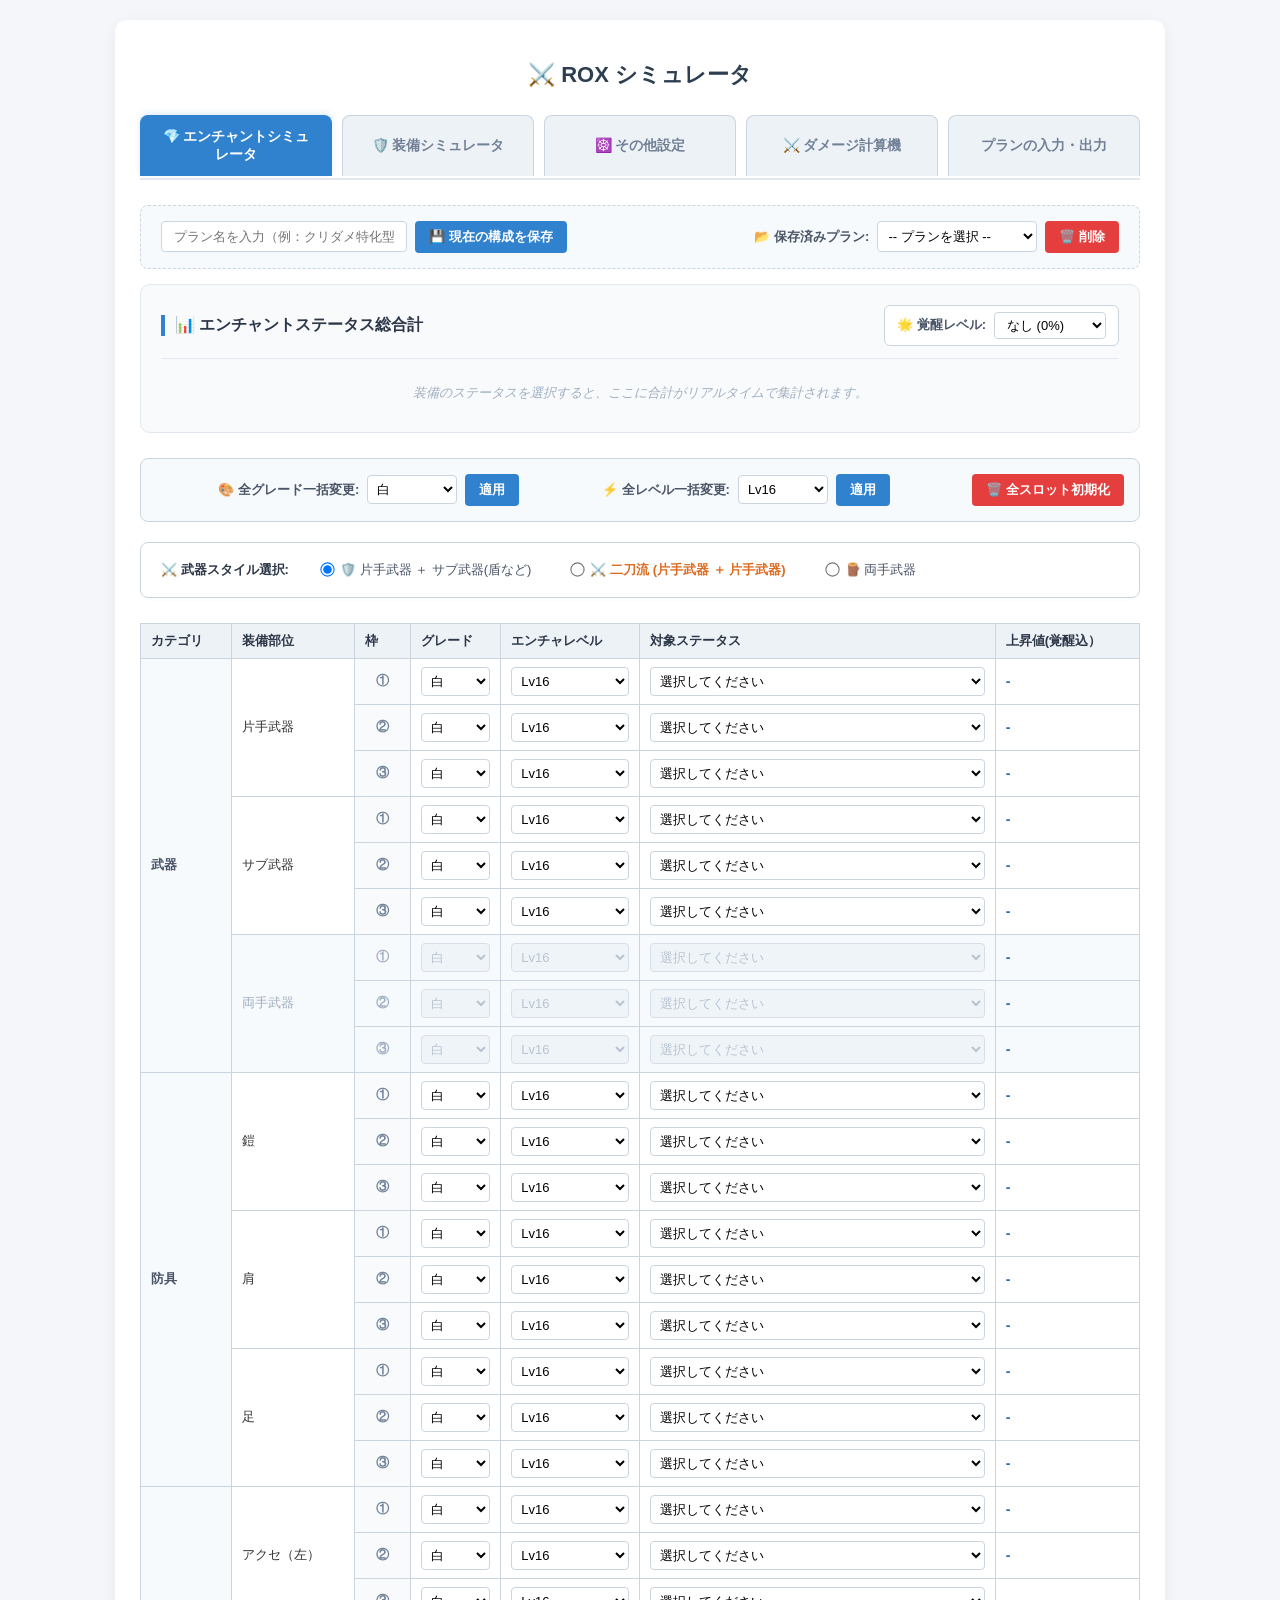
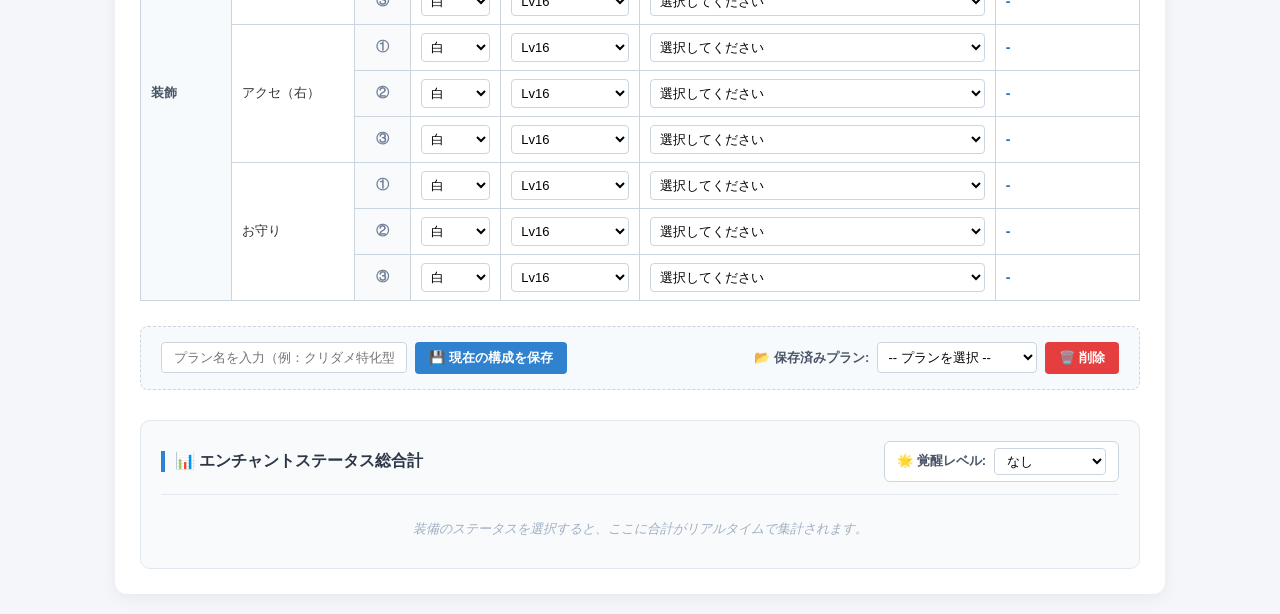
<file: index.html>
<!DOCTYPE html>
<html lang="ja">
<head>
    <meta charset="UTF-8">
    <meta name="robots" content="noindex, nofollow">
    <meta name="viewport" content="width=device-width, initial-scale=1.0">
    <title>ROX シミュレータ</title>
    <link rel="stylesheet" href="css/style.css">
</head>
<body>

<div class="simulator-wrapper">
    <h1>⚔️ ROX シミュレータ</h1>

    <div class="tab-navigation">
        <button id="tabBtnEnchant" class="tab-btn active-tab" onclick="switchTab('enchant')">💎 エンチャントシミュレータ</button>
        <button id="tabBtnEquipment" class="tab-btn" onclick="switchTab('equipment')">🛡️ 装備シミュレータ</button>
        <button id="tabBtnEtc" class="tab-btn" onclick="switchTab('etc')">☸️ その他設定</button>
        <button id="tabBtnDamage" class="tab-btn" onclick="switchTab('damage')">⚔️ ダメージ計算機</button>
        <button id="tabBtnPlanIO" class="tab-btn" onclick="switchTab('planIO')">プランの入力・出力</button>
    </div>
    
    <div id="tabContentEnchant" class="tab-pane active-pane">
    <!-- 🌟【上部用】プラン保存・読込コントロールパネル -->
    <div class="save-panel">
        <div class="panel-section">
            <input type="text" id="planNameInput_top" placeholder="プラン名を入力（例：クリダメ特化型）" oninput="syncSavePanelInputs('top')">
            <button class="btn btn-save" onclick="saveCurrentPlan('top')">💾 現在の構成を保存</button>
        </div>
        <div class="panel-section">
            <label for="savedPlansSelect_top">📂 保存済みプラン:</label>
            <select id="savedPlansSelect_top" onchange="loadSelectedPlan('top')">
                <option value="">-- プランを選択 --</option>
            </select>
            <button class="btn btn-delete" onclick="deleteSelectedPlan('top')">🗑️ 削除</button>
        </div>
    </div>

    <!-- 🌟【上部用】クイック覚醒設定コントロールバー  -->
    <div class="summary-container summary-top-margin">
        <div class="summary-header">
            <h2>📊 エンチャントステータス総合計</h2>
            <div class="awakening-box">
                <label for="awakeningLevel_top">🌟 覚醒レベル:</label>
                <select id="awakeningLevel_top" onchange="syncAwakeningLevel('top')">
                    <option value="0" selected>なし (0%)</option>
                    <option value="0.5">Lv10 (50%)</option>
                    <option value="0.6">Lv12 (60%)</option>
                    <option value="0.7">Lv14 (70%)</option>
                    <option value="0.8">Lv16 (80%)</option>
                    <option value="0.9">Lv18 (90%)</option>
                    <option value="1.0">Lv20 (100%)</option>
                </select>
            </div>
        </div>
        <!-- 💡 上部用の合計カードがリアルタイムに描画されるエリア -->
        <div id="totalSummary_top" class="summary-grid">
            <p class="no-data-text">装備のステータスを選択すると、ここに合計がリアルタイムで集計されます。</p>
        </div>
    </div>
    
    <div class="bulk-control-panel">
        <div class="bulk-section">
            <label for="bulkGrade">🎨 全グレード一括変更:</label>
            <select id="bulkGrade">
                <option value="白">白</option>
                <option value="青">青</option>
                <option value="紫">紫</option>
                <option value="橙">橙</option>
            </select>
            <button class="btn btn-save" onclick="applyBulkGrade()">適用</button>
        </div>
        <div class="bulk-section">
            <label for="bulkLevel">⚡ 全レベル一括変更:</label>
            <select id="bulkLevel">
                <option value="Lv16">Lv16</option>
                <option value="Lv17">Lv17</option>
                <option value="Lv18">Lv18</option>
                <option value="Lv19">Lv19</option>
                <option value="Lv20">Lv20</option>
            </select>
            <button class="btn btn-save" onclick="applyBulkLevel()">適用</button>
        </div>
        <div class="bulk-section">
            <button class="btn btn-delete" onclick="resetEnchantSimulator()">🗑️ 全スロット初期化</button>
        </div>
        
    </div>
    
    <div class="weapon-style-panel">
        <span class="panel-title">⚔️ 武器スタイル選択:</span>
        <div class="radio-group-row">
            <label class="style-toggle-label label-onehand">
                <input type="radio" id="weaponMode1" name="weaponMode" value="oneHand" checked onchange="toggleWeaponMode('enchant')"> 🛡️ 片手武器 ＋ サブ武器(盾など)
            </label>
            <label class="style-toggle-label label-dualwield">
                <input type="radio" id="weaponMode3" name="weaponMode" value="dualWield" onchange="toggleWeaponMode('enchant')"> ⚔️ 二刀流 (片手武器 ＋ 片手武器)
            </label>
            <label class="style-toggle-label label-twohand">
                <input type="radio" id="weaponMode2" name="weaponMode" value="twoHand" onchange="toggleWeaponMode('enchant')"> 🪵 両手武器
            </label>
        </div>
    </div>
    
    <table class="sim-table">
        <thead>
            <tr>
                <th>カテゴリ</th>
                <th>装備部位</th>
                <th>枠</th>
                <th>グレード</th>
                <th>エンチャレベル</th>
                <th>対象ステータス</th>
                <th>上昇値(覚醒込）</th>
            </tr>
        </thead>
        <tbody>
        <tbody>
            <!-- ==================== 武器セクション ==================== -->
            <!-- 片手武器 (1〜3) -->
            <tr id="row_oneHand_1">
                <td rowspan="9" class="cat-header">武器</td>
                <td rowspan="3">片手武器</td>
                <td class="slot-num">①</td>
                <td><select id="grade_oneHand_1" onchange="calculateAll()"></select></td>
                <td><select id="level_oneHand_1" onchange="calculateAll()"></select></td>
                <td><select id="status_oneHand_1" onchange="calculateAll()"></select></td>
                <td><span id="result_oneHand_1" class="val-text">-</span></td>
            </tr>
            <tr id="row_oneHand_2">
                <td class="slot-num">②</td>
                <td><select id="grade_oneHand_2" onchange="calculateAll()"></select></td>
                <td><select id="level_oneHand_2" onchange="calculateAll()"></select></td>
                <td><select id="status_oneHand_2" onchange="calculateAll()"></select></td>
                <td><span id="result_oneHand_2" class="val-text">-</span></td>
            </tr>
            <tr id="row_oneHand_3">
                <td class="slot-num">③</td>
                <td><select id="grade_oneHand_3" onchange="calculateAll()"></select></td>
                <td><select id="level_oneHand_3" onchange="calculateAll()"></select></td>
                <td><select id="status_oneHand_3" onchange="calculateAll()"></select></td>
                <td><span id="result_oneHand_3" class="val-text">-</span></td>
            </tr>

            <!-- サブ武器 (1〜3) -->
            <tr id="row_subWeapon_1">
                <td rowspan="3" id="subWeaponLabelCell">サブ武器</td>
                <td class="slot-num">①</td>
                <td><select id="grade_subWeapon_1" onchange="calculateAll()"></select></td>
                <td><select id="level_subWeapon_1" onchange="calculateAll()"></select></td>
                <td><select id="status_subWeapon_1" onchange="calculateAll()"></select></td>
                <td><span id="result_subWeapon_1" class="val-text">-</span></td>
            </tr>
            <tr id="row_subWeapon_2">
                <td class="slot-num">②</td>
                <td><select id="grade_subWeapon_2" onchange="calculateAll()"></select></td>
                <td><select id="level_subWeapon_2" onchange="calculateAll()"></select></td>
                <td><select id="status_subWeapon_2" onchange="calculateAll()"></select></td>
                <td><span id="result_subWeapon_2" class="val-text">-</span></td>
            </tr>
            <tr id="row_subWeapon_3">
                <td class="slot-num">③</td>
                <td><select id="grade_subWeapon_3" onchange="calculateAll()"></select></td>
                <td><select id="level_subWeapon_3" onchange="calculateAll()"></select></td>
                <td><select id="status_subWeapon_3" onchange="calculateAll()"></select></td>
                <td><span id="result_subWeapon_3" class="val-text">-</span></td>
            </tr>

            <!-- 両手武器 (1〜3) -->
            <tr id="row_twoHand_1" class="disabled-row">
                <td rowspan="3">両手武器</td>
                <td class="slot-num">①</td>
                <td><select id="grade_twoHand_1" disabled onchange="calculateAll()"></select></td>
                <td><select id="level_twoHand_1" disabled onchange="calculateAll()"></select></td>
                <td><select id="status_twoHand_1" disabled onchange="calculateAll()"></select></td>
                <td><span id="result_twoHand_1" class="val-text">-</span></td>
            </tr>
            <tr id="row_twoHand_2" class="disabled-row">
                <td class="slot-num">②</td>
                <td><select id="grade_twoHand_2" disabled onchange="calculateAll()"></select></td>
                <td><select id="level_twoHand_2" disabled onchange="calculateAll()"></select></td>
                <td><select id="status_twoHand_2" disabled onchange="calculateAll()"></select></td>
                <td><span id="result_twoHand_2" class="val-text">-</span></td>
            </tr>
            <tr id="row_twoHand_3" class="disabled-row">
                <td class="slot-num">③</td>
                <td><select id="grade_twoHand_3" disabled onchange="calculateAll()"></select></td>
                <td><select id="level_twoHand_3" disabled onchange="calculateAll()"></select></td>
                <td><select id="status_twoHand_3" disabled onchange="calculateAll()"></select></td>
                <td><span id="result_twoHand_3" class="val-text">-</span></td>
            </tr>

            <!-- ==================== 防具セクション ==================== -->
            <!-- 鎧 (1〜3) -->
            <tr>
                <td rowspan="9" class="cat-header">防具</td>
                <td rowspan="3">鎧</td>
                <td class="slot-num">①</td>
                <td><select id="grade_armor_1" onchange="calculateAll()"></select></td>
                <td><select id="level_armor_1" onchange="calculateAll()"></select></td>
                <td><select id="status_armor_1" onchange="calculateAll()"></select></td>
                <td><span id="result_armor_1" class="val-text">-</span></td>
            </tr>
            <tr>
                <td class="slot-num">②</td>
                <td><select id="grade_armor_2" onchange="calculateAll()"></select></td>
                <td><select id="level_armor_2" onchange="calculateAll()"></select></td>
                <td><select id="status_armor_2" onchange="calculateAll()"></select></td>
                <td><span id="result_armor_2" class="val-text">-</span></td>
            </tr>
            <tr>
                <td class="slot-num">③</td>
                <td><select id="grade_armor_3" onchange="calculateAll()"></select></td>
                <td><select id="level_armor_3" onchange="calculateAll()"></select></td>
                <td><select id="status_armor_3" onchange="calculateAll()"></select></td>
                <td><span id="result_armor_3" class="val-text">-</span></td>
            </tr>
            <!-- 肩 (1〜3) -->
            <tr>
                <td rowspan="3">肩</td>
                <td class="slot-num">①</td>
                <td><select id="grade_shoulder_1" onchange="calculateAll()"></select></td>
                <td><select id="level_shoulder_1" onchange="calculateAll()"></select></td>
                <td><select id="status_shoulder_1" onchange="calculateAll()"></select></td>
                <td><span id="result_shoulder_1" class="val-text">-</span></td>
            </tr>
            <tr>
                <td class="slot-num">②</td>
                <td><select id="grade_shoulder_2" onchange="calculateAll()"></select></td>
                <td><select id="level_shoulder_2" onchange="calculateAll()"></select></td>
                <td><select id="status_shoulder_2" onchange="calculateAll()"></select></td>
                <td><span id="result_shoulder_2" class="val-text">-</span></td>
            </tr>
            <tr>
                <td class="slot-num">③</td>
                <td><select id="grade_shoulder_3" onchange="calculateAll()"></select></td>
                <td><select id="level_shoulder_3" onchange="calculateAll()"></select></td>
                <td><select id="status_shoulder_3" onchange="calculateAll()"></select></td>
                <td><span id="result_shoulder_3" class="val-text">-</span></td>
            </tr>
            <!-- 足 (1〜3) -->
            <tr>
                <td rowspan="3">足</td>
                <td class="slot-num">①</td>
                <td><select id="grade_foot_1" onchange="calculateAll()"></select></td>
                <td><select id="level_foot_1" onchange="calculateAll()"></select></td>
                <td><select id="status_foot_1" onchange="calculateAll()"></select></td>
                <td><span id="result_foot_1" class="val-text">-</span></td>
            </tr>
            <tr>
                <td class="slot-num">②</td>
                <td><select id="grade_foot_2" onchange="calculateAll()"></select></td>
                <td><select id="level_foot_2" onchange="calculateAll()"></select></td>
                <td><select id="status_foot_2" onchange="calculateAll()"></select></td>
                <td><span id="result_foot_2" class="val-text">-</span></td>
            </tr>
            <tr>
                <td class="slot-num">③</td>
                <td><select id="grade_foot_3" onchange="calculateAll()"></select></td>
                <td><select id="level_foot_3" onchange="calculateAll()"></select></td>
                <td><select id="status_foot_3" onchange="calculateAll()"></select></td>
                <td><span id="result_foot_3" class="val-text">-</span></td>
            </tr>

            <!-- ==================== 装飾セクション ==================== -->
            <!-- アクセ（左） (1〜3) -->
            <tr>
                <td rowspan="9" class="cat-header">装飾</td>
                <td rowspan="3">アクセ（左）</td>
                <td class="slot-num">①</td>
                <td><select id="grade_accLeft_1" onchange="calculateAll()"></select></td>
                <td><select id="level_accLeft_1" onchange="calculateAll()"></select></td>
                <td><select id="status_accLeft_1" onchange="calculateAll()"></select></td>
                <td><span id="result_accLeft_1" class="val-text">-</span></td>
            </tr>
            <tr>
                <td class="slot-num">②</td>
                <td><select id="grade_accLeft_2" onchange="calculateAll()"></select></td>
                <td><select id="level_accLeft_2" onchange="calculateAll()"></select></td>
                <td><select id="status_accLeft_2" onchange="calculateAll()"></select></td>
                <td><span id="result_accLeft_2" class="val-text">-</span></td>
            </tr>
            <tr>
                <td class="slot-num">③</td>
                <td><select id="grade_accLeft_3" onchange="calculateAll()"></select></td>
                <td><select id="level_accLeft_3" onchange="calculateAll()"></select></td>
                <td><select id="status_accLeft_3" onchange="calculateAll()"></select></td>
                <td><span id="result_accLeft_3" class="val-text">-</span></td>
            </tr>
            <!-- アクセ（右） (1〜3) -->
            <tr>
                <td rowspan="3">アクセ（右）</td>
                <td class="slot-num">①</td>
                <td><select id="grade_accRight_1" onchange="calculateAll()"></select></td>
                <td><select id="level_accRight_1" onchange="calculateAll()"></select></td>
                <td><select id="status_accRight_1" onchange="calculateAll()"></select></td>
                <td><span id="result_accRight_1" class="val-text">-</span></td>
            </tr>
            <tr>
                <td class="slot-num">②</td>
                <td><select id="grade_accRight_2" onchange="calculateAll()"></select></td>
                <td><select id="level_accRight_2" onchange="calculateAll()"></select></td>
                <td><select id="status_accRight_2" onchange="calculateAll()"></select></td>
                <td><span id="result_accRight_2" class="val-text">-</span></td>
            </tr>
            <tr>
                <td class="slot-num">③</td>
                <td><select id="grade_accRight_3" onchange="calculateAll()"></select></td>
                <td><select id="level_accRight_3" onchange="calculateAll()"></select></td>
                <td><select id="status_accRight_3" onchange="calculateAll()"></select></td>
                <td><span id="result_accRight_3" class="val-text">-</span></td>
            </tr>
            <!-- お守り (1〜3) -->
            <tr>
                <td rowspan="3">お守り</td>
                <td class="slot-num">①</td>
                <td><select id="grade_talisman_1" onchange="calculateAll()"></select></td>
                <td><select id="level_talisman_1" onchange="calculateAll()"></select></td>
                <td><select id="status_talisman_1" onchange="calculateAll()"></select></td>
                <td><span id="result_talisman_1" class="val-text">-</span></td>
            </tr>
            <tr>
                <td class="slot-num">②</td>
                <td><select id="grade_talisman_2" onchange="calculateAll()"></select></td>
                <td><select id="level_talisman_2" onchange="calculateAll()"></select></td>
                <td><select id="status_talisman_2" onchange="calculateAll()"></select></td>
                <td><span id="result_talisman_2" class="val-text">-</span></td>
            </tr>
            <tr>
                <td class="slot-num">③</td>
                <td><select id="grade_talisman_3" onchange="calculateAll()"></select></td>
                <td><select id="level_talisman_3" onchange="calculateAll()"></select></td>
                <td><select id="status_talisman_3" onchange="calculateAll()"></select></td>
                <td><span id="result_talisman_3" class="val-text">-</span></td>
            </tr>
        </tbody>
    </table>

    <!-- 💾 プラン保存・読込コントロールパネル -->
    <div class="save-panel">
        <div class="panel-section">
            <input type="text" id="planNameInput" placeholder="プラン名を入力（例：クリダメ特化型）">
            <button class="btn btn-save" onclick="saveCurrentPlan()">💾 現在の構成を保存</button>
        </div>
        <div class="panel-section">
            <label for="savedPlansSelect">📂 保存済みプラン:</label>
            <select id="savedPlansSelect" onchange="loadSelectedPlan()">
                <option value="">-- プランを選択 --</option>
            </select>
            <button class="btn btn-delete" onclick="deleteSelectedPlan()">🗑️ 削除</button>
        </div>
    </div>

    <!-- 📊 ステータス総合計表示エリア -->
    <div class="summary-container">
        <div class="summary-header">
            <h2>📊 エンチャントステータス総合計</h2>
            <div class="awakening-box">
                <label for="awakeningLevel">🌟 覚醒レベル:</label>
                <select id="awakeningLevel" onchange="calculateAll()">
                    <option value="0" selected>なし</option>
                    <option value="0.5">Lv10 (50%)</option>
                    <option value="0.6">Lv12 (60%)</option>
                    <option value="0.7">Lv14 (70%)</option>
                    <option value="0.8">Lv16 (80%)</option>
                    <option value="0.9">Lv18 (90%)</option>
                    <option value="1.0">Lv20 (100%)</option>
                </select>
            </div>
        </div>
        <div id="totalSummary" class="summary-grid">
            <p class="no-data-text">装備のステータスを選択すると、ここに合計がリアルタイムで集計されます。</p>
        </div>
    </div>
    </div>

    <!-- 装備シミュレータタブの中身 (将来の拡張を見据えたクリーン設計) -->
    <div id="tabContentEquipment" class="tab-pane">
        <div class="save-panel">
            <!-- A面: 保存セクション（左側にスッキリ並びます） -->
            <div class="panel-section">
                <input type="text" id="equipPlanNameInput" placeholder="プラン名を入力（例：クリダメ特化型）">
                <button class="btn btn-save" onclick="saveCurrentEquipmentPlan()">💾 現在の構成を保存</button>
            </div>
            
            <!-- B面: 呼出・削除セクション（右側にスッキリ並びます） -->
            <div class="panel-section">
                <label for="savedEquipPlansSelect">📁 保存済みプラン:</label>
                <select id="savedEquipPlansSelect" onchange="loadSelectedEquipmentPlan()">
                    <option value="">-- プランを選択 --</option>
                </select>
                <button class="btn btn-delete" onclick="deleteSelectedEquipmentPlan()">🗑️ 削除</button>
            </div>
        </div>
        <!-- 上段：一括コントロールと総合計のクイック確認 -->
        <div class="equipment-top-control-block">
            <div class="equipment-total-summary-box">
                <h4>📊 装備＆カード総合計ステータス</h4>
                <div class="refine-awakening-wrapper">
                    ✨ 現在の精錬覚醒ステータス: 
                    <span id="equipmentRefineAwakeningBadge" class="refine-awakening-badge">
                        覚醒なし (0%)
                    </span>
                    <span id="equipmentEnhanceAwakeningBadge" class="refine-awakening-badge enhance-awake-badge">
                        強化覚醒なし (0%)
                    </span>
                </div>
                <div id="equipmentTotalSummaryDisplay" class="summary-grid">
                    <p class="no-data-text">装備やカードを装着すると、ここにリアルタイムで合計が算出されます。</p>
                </div>
            </div>
        </div>
        <div class="equipment-bulk-control-panel">
            <span class="panel-title">🛠️ 装備品一括コントロール:</span>
            <div class="bulk-action-row">
                <div class="bulk-item">
                    <label for="bulkRefine">💎 全精錬一括変更:</label>
                    <select id="bulkRefine">
                        <option value="0">+0</option>
                        <option value="1">+1</option><option value="2">+2</option><option value="3">+3</option>
                        <option value="4">+4</option><option value="5">+5</option><option value="6">+6</option>
                        <option value="7">+7</option><option value="8">+8</option><option value="9">+9</option>
                        <option value="10">+10</option><option value="11">+11</option><option value="12">+12</option>
                        <option value="13">+13</option><option value="14">+14</option><option value="15">+15</option>
                    </select>
                    <button class="btn btn-save" onclick="applyBulkRefine()">適用</button>
                </div>
                <div class="bulk-item">
                    <label for="bulkEnhance">⚡ 全強化一括変更:</label>
                    <input type="number" id="bulkEnhance" value="100" min="0" max="120" onkeydown="return filterNumberInput(event)">
                    <button class="btn btn-save" onclick="applyBulkEnhance()">適用</button>
                </div>
            </div>
        </div>

        <div class="weapon-style-panel">
            <span class="panel-title">⚔️ 武器スタイル選択 (クイック変更):</span>
            <div class="radio-group-row">
                <label class="style-toggle-label label-onehand">
                    <input type="radio" id="weaponMode1_eq" name="weaponMode_eq_group" value="oneHand" checked onchange="syncWeaponModeFromEquipment('oneHand')"> 🛡️ 片手武器 ＋ サブ武器(盾など)
                </label>
                <label class="style-toggle-label label-dualwield">
                    <input type="radio" id="weaponMode3_eq" name="weaponMode_eq_group" value="dualWield" onchange="syncWeaponModeFromEquipment('dualWield')"> ⚔️ 二刀流 (片手武器 ＋ 片手武器)
                </label>
                <label class="style-toggle-label label-twohand">
                    <input type="radio" id="weaponMode2_eq" name="weaponMode_eq_group" value="twoHand" onchange="syncWeaponModeFromEquipment('twoHand')"> 🪵 両手武器
                </label>
            </div>
        </div>

    
        <!-- メインエリア：左右分割レイアウト -->
        <div class="equipment-simulator-main-flex">
            
            <!-- 🟥 左側：装備構成スロットエリア -->
            <div class="equipment-slots-left-box">
                <h3>🟥 装備スロット構成</h3>
                <p class="help-text">※各マスの選択欄をクリックして、右側の一覧から装着アイテム・カードを選んでください。</p>
                
                <table class="sim-table">
                    <thead>
                        <tr>
                            <th>カテゴリ</th>
                            <th>装備部位</th>
                            <th>装備品</th>
                            <th>精錬</th>
                            <th>強化</th>
                            <th>カード</th>
                        </tr>
                    </thead>
                    <tbody id="equipmentSlotTableBody">
                        <!-- JavaScriptから、指定されたスロット数（計29枠）が完璧な結合レイアウトで全自動生成されます -->
                    </tbody>
                </table>
            </div>
            
            <!-- 🟦 右側：部位連動・検索フィルタ付き一覧エリア -->
            <div class="equipment-list-right-box">
                <div class="equipment-list-sticky-header">
                    <h3>🟦 選択可能アイテム / カード一覧</h3>
                    <div class="active-equipment-slot-badge">
                        選択中の部位: <span id="currentSelectedEquipmentSlotBadge">未選択 (すべて表示中)</span>
                    </div>
                    
                    <!-- 検索フィルタパネル -->
                    <div class="equipment-filter-panel">
                        <input type="text" id="equipmentSearchNameInput" placeholder="名称で検索..." oninput="filterEquipmentListDisplay()">
                        <input type="text" id="equipmentSearchEffectInput" placeholder="効果・ステータス名で検索（例: 貫通）..." oninput="filterEquipmentListDisplay()">
                        <button class="btn btn-delete" onclick="clearEquipmentFilters()" style="padding: 6px 12px; font-size: 12px;">リセット</button>
                    </div>
                </div>

                <!-- アイテムがズラリと並ぶスクロールエリア -->
                <div id="equipmentMasterListContainer" class="equipment-items-scroll-grid">
                    <!-- JavaScriptから条件に合うアイテムがパネルとして大量生成されます -->
                </div>
            </div>

        </div>
    </div>

    <!-- 🌟【完全体・確定版】構成・順序・デザイン規格・計算関数を100%統一させたその他設定タブ -->
    <div id="tabContentEtc" class="tab-pane">
        <div class="save-panel">
            <!-- A面: 保存セクション（左側にスッキリ並びます） -->
            <div class="panel-section">
                <input type="text" id="otherPlanNameInput" placeholder="プラン名を入力（例：ギルド影装MAX型）">
                <button class="btn btn-save" onclick="saveCurrentOtherPlan()">💾 現在の構成を保存</button>
            </div>
            
            <!-- B面: 呼出・削除セクション（右側にスッキリ並びます） -->
            <div class="panel-section">
                <label for="savedOtherPlansSelect">📁 保存済みプラン:</label>
                <select id="savedOtherPlansSelect" onchange="loadSelectedOtherPlan()">
                    <option value="">-- プランを選択 --</option>
                </select>
                <button class="btn btn-delete" onclick="deleteSelectedOtherPlan()">🗑️ 削除</button>
            </div>
        </div>
        <div class="summary-container summary-top-margin">
            <div class="summary-header">
                <h2>📊 その他ステータス総合計</h2>
            </div>
            
            <!-- 💡 ここにその他専用の合計カードがリアルタイムで美しく描画されます（クラス名を大元の summary-grid に統一） -->
            <div id="otherTotalSummaryDisplay" class="summary-grid">
                <p class="no-data-text">数値を入力すると、ここに合計がリアルタイムで集計されます。</p>
            </div>
        </div>

        <!-- 3. 【設定項目】ギルドの祝福コントロールバー -->
        <div class="other-content-box-container">
            <!-- 1. 上部のタイトルヘッダー行 -->
            <div class="box-header-row">
                <div class="box-title-side">
                    <span class="blue-vertical-line">|</span> 🏰 ギルドの祝福
                </div>
                <button class="btn-box-reset" onclick="resetSectionValues('guild')">リセット</button>
            </div>
            
            <!-- 2. 中央を貫く薄い1本線の区切り線 -->
            <div class="box-divider"></div>
            
            <!-- 3. 下部のコントロール要素エリア（ここで物理・魔法貫通のレベルを快適操作） -->
            <div class="box-body-controls-area">
                <div class="bulk-control-item">
                    <span class="control-item-label">🔷 物理貫通Lv:</span>
                    <input type="number" id="other_guild_p_pen_lv" value="0" min="0" max="100" oninput="calculateOtherTotalStatus()">
                </div>
                <div class="bulk-control-item">
                    <span class="control-item-label">🔮 魔法貫通Lv:</span>
                    <input type="number" id="other_guild_m_pen_lv" value="0" min="0" max="100" oninput="calculateOtherTotalStatus()">
                </div>
            </div>
        </div>

        <!-- ペット -->
        <div class="other-content-box-container">
            <div class="box-header-row">
                <div class="box-title-side">
                    <span class="blue-vertical-line">|</span> 🛡️ ペット効果
                </div>
                <button class="btn-box-reset" onclick="resetSectionValues('pet')">リセット</button>
            </div>

            <div class="box-divider"></div>

            <!-- 通常ペット効果（枠1〜3） -->
            <div id="petEffectContainer" class="pet-effect-layout"></div>

            <!-- 才能スキル（攻撃側） -->
            <div id="petTraitAtkContainer" class="pet-effect-layout"></div>

            <!-- 才能スキル（防御側） -->
            <div id="petTraitDefContainer" class="pet-effect-layout"></div>
        </div>

        
        <!-- 影装 -->
        <div class="other-content-box-container">
            <!-- 1. 上部のタイトルヘッダー行 -->
            <div class="box-header-row">
                <div class="box-title-side">
                    <span class="blue-vertical-line">|</span> 🔮 影装
                </div>
                <button class="btn-box-reset" onclick="resetSectionValues('shadow')">リセット</button>
            </div>
            
            <!-- 2. 中央を貫く薄い1本線の区切り線 -->
            <div class="box-divider"></div>
            
            <!-- 3. 下部のコントロール要素エリア（入力範囲を 0〜35 に美しくロック） -->
            <div class="shadow-group-container">
                <!-- ⚔️ PVP属性 -->
                <div class="shadow-card">
                    <div class="shadow-card-title">⚔️ PVP＆サイズ</div>
                    <div class="shadow-item-row">
                        <label for="other_shadow_pvp_p_amp_lv">💥 PVP最終物理増強Lv</label>
                        <input type="number" id="other_shadow_pvp_p_amp_lv" value="0" min="0" max="35" oninput="calculateOtherTotalStatus()">
                    </div>
                    <div class="shadow-item-row">
                        <label for="other_shadow_pvp_m_amp_lv">🔮 PVP最終魔法増強Lv</label>
                        <input type="number" id="other_shadow_pvp_m_amp_lv" value="0" min="0" max="35" oninput="calculateOtherTotalStatus()">
                    </div>
                    <div class="shadow-item-row">
                        <label for="other_shadow_pvp_p_res_lv">🛡️ PVP最終物理ダメージ軽減Lv</label>
                        <input type="number" id="other_shadow_pvp_p_res_lv" value="0" min="0" max="35" oninput="calculateOtherTotalStatus()">
                    </div>
                    <div class="shadow-item-row">
                        <label for="other_shadow_pvp_m_res_lv">🌀 PVP最終魔法ダメージ軽減Lv</label>
                        <input type="number" id="other_shadow_pvp_m_res_lv" value="0" min="0" max="35" oninput="calculateOtherTotalStatus()">
                    </div>
                    <div class="shadow-item-row">
                        <label for="other_shadow_size_dmg_lv">🗡️ 中型増加Lv（想定値）</label>
                        <input type="number" id="other_shadow_size_dmg_lv" value="0" min="0" max="35" oninput="calculateOtherTotalStatus()">
                    </div>
                    <div class="shadow-item-row">
                        <label for="other_shadow_size_res_lv">🛡️ 中型軽減Lv（想定値）</label>
                        <input type="number" id="other_shadow_size_res_lv" value="0" min="0" max="35" oninput="calculateOtherTotalStatus()">
                    </div>
                </div>

                <!-- 🎯 攻撃＆属性補正 -->
                <div class="shadow-card">
                    <div class="shadow-card-title">🎯 攻撃＆属性補正</div>
                    <div class="shadow-item-row">
                        <label for="other_shadow_p_pen_lv">🗡️ 物理貫通Lv</label>
                        <input type="number" id="other_shadow_p_pen_lv" value="0" min="0" max="50" oninput="calculateOtherTotalStatus()">
                    </div>
                    <div class="shadow-item-row">
                        <label for="other_shadow_m_pen_lv">🪄 魔法貫通Lv</label>
                        <input type="number" id="other_shadow_m_pen_lv" value="0" min="0" max="50" oninput="calculateOtherTotalStatus()">
                    </div>
                    <div class="shadow-item-row">
                        <label for="other_shadow_pvp_p_amp_lv">💥 最終物理増強Lv</label>
                        <input type="number" id="other_shadow_p_amp_lv" value="0" min="0" max="50" oninput="calculateOtherTotalStatus()">
                    </div>
                    <div class="shadow-item-row">
                        <label for="other_shadow_pvp_m_amp_lv">🔮 最終魔法増強Lv</label>
                        <input type="number" id="other_shadow_m_amp_lv" value="0" min="0" max="50" oninput="calculateOtherTotalStatus()">
                    </div>
                    <div class="shadow-item-row">
                        <label for="other_shadow_p_pen_lv">🗡️ 最終物理貫通Lv</label>
                        <input type="number" id="other_shadow_p_pen_lst_lv" value="0" min="0" max="50" oninput="calculateOtherTotalStatus()">
                    </div>
                    <div class="shadow-item-row">
                        <label for="other_shadow_m_pen_lv">🪄 最終魔法貫通Lv</label>
                        <input type="number" id="other_shadow_m_pen_lst_lv" value="0" min="0" max="50" oninput="calculateOtherTotalStatus()">
                    </div>
                    <div class="shadow-item-row">
                        <label for="other_shadow_cri_dmg_lv">🎯 CRIダメージ%Lv</label>
                        <input type="number" id="other_shadow_cri_dmg_lv" value="0" min="0" max="50" oninput="calculateOtherTotalStatus()">
                    </div>
                    <div class="shadow-item-row">
                        <label for="other_shadow_attr_dmg_lv">🔥 属性強化%Lv（想定値）</label>
                        <input type="number" id="other_shadow_attr_dmg_lv" value="0" min="0" max="35" oninput="calculateOtherTotalStatus()">
                    </div>
                    <div class="shadow-item-row">
                        <label for="other_shadow_attr_res_lv">🔰 属性耐性%Lv（想定値）</label>
                        <input type="number" id="other_shadow_attr_res_lv" value="0" min="0" max="35" oninput="calculateOtherTotalStatus()">
                    </div>
                </div>
            </div>
        </div>

        <!-- 神紋効果 -->
        <div class="other-content-box-container">
            <div class="box-header-row">
                <div class="box-title-side">
                    <span class="blue-vertical-line">|</span> 🛡️ 神紋ステータス効果
                </div>
                <button class="btn-box-reset" onclick="resetSectionValues('sinmon')">リセット</button>
            </div>
            
            <div id="sinmonTabNavigation" class="tab-navigation" style="margin-top: 10px; margin-bottom: 15px; border-bottom: 1px solid #e2e8f0;"></div>
            
            <div class="box-divider"></div>

            <div id="dynamicCrestContainer" class="sinmon-vertical-layout"></div>
        </div>
        
        <!-- ============================================================
             🌟 新設 ①：性能覚醒セクション（縦並び選択 ＆ 集中右側％出力版）
             ============================================================ -->
        <div class="other-content-box-container">
            <div class="box-header-row">
                <div class="box-title-side">
                    <span class="blue-vertical-line">|</span> 💎 性能覚醒
                </div>
                <button class="btn-box-reset" onclick="resetSectionValues('awake')">リセット</button>
            </div>
            
            <div class="box-divider"></div>
            
            <!-- 神紋やペットと同じ美しい幅広バー構造に統一 -->
            <div class="sinmon-vertical-layout ability-awake-layout">
                <div class="sinmon-slot-row ability-awake-main-row">
                    
                    <!-- 左側：設定項目エリア（縦並びで綺麗に配置） -->
                    <div class="ability-awake-inputs-zone">
                        <!-- 性能覚醒レベル -->
                        <div class="bulk-control-item awake-level-item">
                            <span class="control-item-label long-label">性能覚醒レベル:</span>
                            <select id="other_ability_awake_lv" class="sinmon-stat-select" onchange="calculateOtherTotalStatus()">
                                <option value="0" selected>未解放 (0)</option>
                                <script>
                                    for(let lv=40; lv<=120; lv+=10) {
                                        document.write(`<option value="${lv}">Lv.${lv}</option>`);
                                    }
                                </script>
                            </select>
                        </div>
                        
                        <!-- 性能レベル：武器 -->
                        <div class="bulk-control-item">
                            <span class="control-item-label long-label">⚔️ 性能レベル武器:</span>
                            <select id="other_ability_wpn_grade" class="sinmon-color-select" onchange="calculateOtherTotalStatus()">
                                <option value="0" selected>なし (0.0)</option>
                                <option value="0.1">白 (0.1)</option>
                                <option value="0.2">青 (0.2)</option>
                                <option value="0.3">紫 (0.3)</option>
                                <option value="0.4">橙 (0.4)</option>
                            </select>
                        </div>

                        <!-- 性能レベル：防具 -->
                        <div class="bulk-control-item">
                            <span class="control-item-label long-label">🛡️ 性能レベル防具:</span>
                            <select id="other_ability_arm_grade" class="sinmon-color-select" onchange="calculateOtherTotalStatus()">
                                <option value="0" selected>なし (0.0)</option>
                                <option value="0.1">白 (0.1)</option>
                                <option value="0.2">青 (0.2)</option>
                                <option value="0.3">紫 (0.3)</option>
                                <option value="0.4">橙 (0.4)</option>
                            </select>
                        </div>

                        <!-- 性能レベル：装飾 -->
                        <div class="bulk-control-item">
                            <span class="control-item-label long-label">📿 性能レベル装飾:</span>
                            <select id="other_ability_acc_grade" class="sinmon-color-select" onchange="calculateOtherTotalStatus()">
                                <option value="0" selected>なし (0.0)</option>
                                <option value="0.1">白 (0.1)</option>
                                <option value="0.2">青 (0.2)</option>
                                <option value="0.3">紫 (0.3)</option>
                                <option value="0.4">橙 (0.4)</option>
                            </select>
                        </div>
                    </div>
                    
                    <!-- 👑 右端：計算式の結果の％をまとめてドンと出す出力エリア -->
                    <div id="other_ability_total_val" class="slot-value-display-side awake-total-display">-</div>
                    
                </div>
            </div>
        </div>

        <!-- ============================================================
             🌟 新設 ②：武器覚醒セクション（変更なし）
             ============================================================ -->
        <div class="other-content-box-container">
            <div class="box-header-row">
                <div class="box-title-side">
                    <span class="blue-vertical-line">|</span> ⚔️ 武器覚醒
                </div>
            </div>
            
            <div class="box-divider"></div>
            
            <div class="sinmon-vertical-layout">
                <div class="sinmon-slot-row">
                    <div class="slot-index-label long-label">進行フェーズ</div>
                    <div class="slot-selectors-group">
                        <div class="bulk-control-item full-width-item">
                            <span class="control-item-label">現在の段階:</span>
                            <select id="other_wpn_awake_phase" class="sinmon-color-select phase-select" onchange="calculateOtherTotalStatus()">
                                <option value="0" selected>未開放</option>
                                <option value="1">フェーズ 1</option>
                                <option value="2">フェーズ 2</option>
                                <option value="3">フェーズ 3</option>
                                <option value="4">フェーズ 4</option>
                                <option value="5">フェーズ 5</option>

                            </select>
                        </div>
                    </div>
                    <div id="other_wpn_awake_val" class="slot-value-display-side">-</div>
                </div>
            </div>
        </div>




    </div>

    <!-- 🌟ダメージ計算機タブの中身（既存のダメージ計算エリアを包む） -->
    <div id="tabContentDamage" class="tab-pane">
    <!-- ⚔️ ダメージシミュレータエリア -->
    <div class="damage-calc-container">
        <div class="summary-container" style="margin-top: 0; margin-bottom: 25px;">
            <div class="summary-header">
                <h2>📊 シミュレーター反映ステータス総合計 (合算値)</h2>
                <div style="font-size: 11px; font-weight: bold; color: #718096; background: #edf2f7; padding: 4px 10px; border-radius: 4px;">
                    ✨ 各ページの合計データを自動集約中
                </div>
            </div>
            
            <!-- 💡 ここにJavaScriptが「エンチャント ＋ 装備 ＋ その他設定」をすべて足し算したカードをリアルタイム描画します -->
            <div id="damageTotalSummaryDisplay" class="summary-grid">
                <p class="no-data-text">各タブでステータスを設定すると、ここにすべての合計値がリアルタイムで一斉合算されます。</p>
            </div>
        </div>
        
        <div class="side-toggle-panel">
            <!-- ① タイトル行 -->
            <div class="panel-title-row">
                <span class="toggle-title">🌐 シミュレータ反映設定 (全タブの総合計を一斉適用)</span>
            </div>
            
            <!-- ② 反映先ラジオボタン行（提示いただいた大元のコード・ID・関数と100%完全同一化！） -->
            <div class="panel-options-row">
                <span class="options-label">🎯 反映先：</span>
                <label class="side-toggle-label label-src">
                    <input type="radio" id="calcModeSrc" name="calcPositionMode" value="src" checked onchange="switchPositionMode()"> ⚔️ 攻撃側 (自分のエンチャ増加分を反映)
                </label>
                <label class="side-toggle-label label-dst">
                    <input type="radio" id="calcModeDst" name="calcPositionMode" value="dst" onchange="switchPositionMode()"> 🛡️ 防御側 (自分のエンチャ軽減分を反映)
                </label>
            </div>
            
            <!-- ③ ボタンコントロール行（物理用と魔法用の2つの特化ボタンへ拡張配備！） -->
            <div class="panel-buttons-row" style="display: flex; flex-wrap: wrap; gap: 10px; width: 100%;">
                <button class="btn btn-save" onclick="applyMergedTotalToDamageFields('physical')" style="background-color: #3182ce !important; flex: 1;">💾 物理ステータスを反映</button>
                <button class="btn btn-save" onclick="applyMergedTotalToDamageFields('magic')" style="background-color: #805ad5 !important; flex: 1;">💾 魔法ステータスを反映</button>
                <button class="btn btn-delete" onclick="clearDamageFieldsBySelection()" style="width: auto; padding: 9px 15px;">🗑️ 初期化</button>
            </div>
        </div>
        
        <div class="save-panel" style="margin-bottom: 25px;">
            <div class="panel-section">
                <input type="text" id="dmgPlanNameInput" placeholder="計算プラン名（例：ボス戦・通常型）">
                <button class="btn btn-save" onclick="saveDamagePlan()">💾 計算条件を保存</button>
            </div>
            <div class="panel-section">
                <label for="savedDmgPlansSelect">📂 保存済み計算プラン:</label>
                <select id="savedDmgPlansSelect" onchange="loadDamagePlan()">
                    <option value="">-- プランを選択 --</option>
                </select>
                <button class="btn btn-delete" onclick="deleteDamagePlan()">🗑️ 削除</button>
            </div>
        </div>
        
        <div class="calc-main-flex-container">
            
            <!-- 🟥 攻撃側ブロック (左側) -->
            <div class="calc-box-half src-side-block">
                <h3>🟥 攻撃側 / 増加部分 (あなた)</h3>
                
                <div class="fixed-input-row">
                    <label for="calc_atk">物理 / 魔法攻撃力 (ステータス値):</label>
                    <input type="number" id="calc_atk" value="10000" oninput="calculateDamage()">
                </div>
                
                <div class="fixed-input-row">
                    <label for="calc_pen">最終物理 / 魔法貫通 (%):</label>
                    <input type="number" id="calc_pen" value="0" oninput="calculateDamage()">
                </div>
                
                <div class="fixed-input-row">
                    <label for="calc_criDmg">CRIダメージ (%):</label>
                    <input type="number" id="calc_criDmg" value="200" oninput="calculateDamage()">
                </div>
                
                <div class="fixed-input-row">
                    <label for="calc_atkPercent">物理 / 魔法増強 (実数):</label>
                    <input type="number" id="calc_atkPercent" value="0" oninput="calculateDamage()">
                </div>
                
                <div class="fixed-input-row">
                    <label for="calc_finAtkPercent">最終物理 / 魔法増強 (%):</label>
                    <input type="number" id="calc_finAtkPercent" value="0" oninput="calculateDamage()">
                </div>
                
                <div class="fixed-input-row">
                    <label for="calc_monsterDamage">種族ダメージ増加 (%):</label>
                    <input type="number" id="calc_monsterDamage" value="0" oninput="calculateDamage()">
                </div>

                <div class="fixed-input-row">
                    <label for="calc_elementDamage">属性ダメージ増加 (%):</label>
                    <input type="number" id="calc_elementDamage" value="0" oninput="calculateDamage()">
                </div>

                <div class="fixed-input-row">
                    <label for="calc_attrDmg">属性強化 (%):</label>
                    <input type="number" id="calc_attrDmg" value="0" oninput="calculateDamage()">
                </div>
                
                <div class="fixed-input-row">
                    <label for="calc_attrFactor">属性相性倍率 (%):</label>
                    <input type="number" id="calc_attrFactor" value="100" oninput="calculateDamage()">
                </div>
                
                <div class="fixed-input-row">
                    <label for="calc_sizeFactor">武器サイズ補正 (%):</label>
                    <input type="number" id="calc_sizeFactor" value="100" oninput="calculateDamage()">
                </div>

                <div class="fixed-input-row">
                    <label for="calc_sizeDamage">サイズダメージ増加 (%):</label>
                    <input type="number" id="calc_sizeDamage" value="0" oninput="calculateDamage()">
                </div>
                
                <div class="fixed-input-row">
                    <label for="calc_dmgUp">ダメージアップ (%):</label>
                    <input type="number" id="calc_dmgUp" value="0" oninput="calculateDamage()">
                </div>
                
                <div class="fixed-input-row">
                    <label for="calc_finDmgUp">最終ダメージ増加 (%):</label>
                    <input type="number" id="calc_finDmgUp" value="0" oninput="calculateDamage()">
                </div>
                
                <div class="fixed-input-row pvp-item-row">
                    <label for="calc_pvpAtkReal">PVP物理 / 魔法増強 (実数):</label>
                    <input type="number" id="calc_pvpAtkReal" value="0" oninput="calculateDamage()">
                </div>
                
                <div class="fixed-input-row pvp-item-row">
                    <label for="calc_pvpAtkPercent">PVP最終物理 / 魔法増強 (%):</label>
                    <input type="number" id="calc_pvpAtkPercent" value="0" oninput="calculateDamage()">
                </div>
                
                <div class="fixed-input-row skill-item-row">
                    <label for="calc_skillFactor">スキル倍率 (%):</label>
                    <input type="number" id="calc_skillFactor" value="100" oninput="calculateDamage()">
                </div>
                
                <div class="fixed-input-row skill-item-row">
                    <label for="calc_skillAdd">スキル加算 (実数):</label>
                    <input type="number" id="calc_skillAdd" value="0" oninput="calculateDamage()">
                </div>
            </div>
            
            <!-- 🟦 防御側ブロック (右側) -->
            <div class="calc-box-half dst-side-block">
                <h3>🟦 防御側 / 軽減部分 (ターゲット・敵)</h3>
                
                <!-- 攻撃力の対面空欄 -->
                <div class="fixed-input-row dummy-height-row"></div>
                
                <div class="fixed-input-row">
                    <label for="calc_defPercent">最終物理 / 魔法防御力 (%):</label>
                    <input type="number" id="calc_defPercent" value="0" oninput="calculateDamage()">
                </div>
                
                <div class="fixed-input-row">
                    <label for="calc_criRes">CRIダメージ軽減 (%):</label>
                    <input type="number" id="calc_criRes" value="0" oninput="calculateDamage()">
                </div>
                
                <div class="fixed-input-row">
                    <label for="calc_defRealPercent">物理 / 魔法ダメージ軽減 (実数):</label>
                    <input type="number" id="calc_defRealPercent" value="0" oninput="calculateDamage()">
                </div>
                
                <div class="fixed-input-row">
                    <label for="calc_finAtkRes">最終物理 / 魔法ダメージ軽減 (%):</label>
                    <input type="number" id="calc_finAtkRes" value="0" oninput="calculateDamage()">
                </div>
                
                <div class="fixed-input-row">
                    <label for="calc_monsterRes">種族被ダメージ軽減 (%):</label>
                    <input type="number" id="calc_monsterRes" value="0" oninput="calculateDamage()">
                </div>
                
                <div class="fixed-input-row">
                    <label for="calc_elementRes">属性被ダメージ軽減 (%):</label>
                    <input type="number" id="calc_elementRes" value="0" oninput="calculateDamage()">
                </div>
                
                <div class="fixed-input-row">
                    <label for="calc_attrRes">属性耐性 (%):</label>
                    <input type="number" id="calc_attrRes" value="0" oninput="calculateDamage()">
                </div>
                
                <!-- 属性相性・サイズ補正の対面用空欄 -->
                <div class="fixed-input-row dummy-height-row"></div>
                <div class="fixed-input-row dummy-height-row"></div>
                
                <div class="fixed-input-row">
                    <label for="calc_sizeRes">サイズ被ダメージ軽減 (%):</label>
                    <input type="number" id="calc_sizeRes" value="0" oninput="calculateDamage()">
                </div>
                
                <!-- ダメージアップ・最終ダメージ増加の対面用空欄 -->
                <div class="fixed-input-row dummy-height-row"></div>
                <div class="fixed-input-row">
                    <label for="calc_finDmgRes">最終ダメージ軽減 (%):</label>
                    <input type="number" id="calc_finDmgRes" value="0" oninput="calculateDamage()">
                </div>
                
                <div class="fixed-input-row pvp-item-row">
                    <label for="calc_pvpDefReal">PVP物理 / 魔法ダメージ軽減 (実数):</label>
                    <input type="number" id="calc_pvpDefReal" value="0" oninput="calculateDamage()">
                </div>
                
                <div class="fixed-input-row pvp-item-row">
                    <label for="calc_pvpDefPercent">PVP最終物理 / 魔法ダメージ軽減 (%):</label>
                    <input type="number" id="calc_pvpDefPercent" value="0" oninput="calculateDamage()">
                </div>
                
                <!-- スキル倍率・加算の対面用空欄 -->
                <div class="fixed-input-row dummy-height-row"></div>
                <div class="fixed-input-row dummy-height-row"></div>
            </div>
            
        </div>

        <!-- 📊 計算結果パネル (ダークテーマ) -->
        <div class="damage-output-panel">
            <div class="out-column text-pve">
                <h4>🍀 一般モンスター (PvE)</h4>
                <div class="out-row">通常攻撃ダメージ: <span id="out_monNorm" class="dmg-val">-</span></div>
                <div class="out-row">クリティカルダメージ: <span id="out_monCri" class="dmg-val">-</span></div>
                <div class="out-row">スキルダメージ: <span id="out_monSkill" class="dmg-val">-</span></div>
                <div class="out-row out-row-skill-cri mon-color">スキルクリティカル: <span id="out_monSkillCri" class="dmg-val">-</span></div>
            </div>
            <div class="out-column text-pvp">
                <h4>⚔️ 対人戦 (PvP / GvG)</h4>
                <div class="out-row">通常攻撃ダメージ: <span id="out_pvpNorm" class="dmg-val">-</span></div>
                <div class="out-row">クリティカルダメージ: <span id="out_pvpCri" class="dmg-val">-</span></div>
                <div class="out-row">スキルダメージ: <span id="out_pvpSkill" class="dmg-val">-</span></div>
                <div class="out-row out-row-skill-cri pvp-color">スキルクリティカル: <span id="out_pvpSkillCri" class="dmg-val">-</span></div>
            </div>
        </div>
    </div>

    </div>
    <!-- プランの入力・出力タブ -->
    <div id="tabContentPlanIO" class="tab-pane">
        <div class="plan-io-container">
            <h3>📋 全プランデータの入出力 (JSON形式)</h3>
            <p class="plan-io-help-text">
                シミュレーター内のセーブデータをJSON形式形式で書き出したり、貼り付けて復元・追加ができます。
            </p>

            <!-- オプション選択パネル -->
            <div class="plan-io-options-group">
                <!-- A. 対象カテゴリの選択 -->
                <div class="plan-io-options-title">
                    ⚙️ 対象にするデータ・プランを選択：
                    <span class="plan-io-bulk-link" onclick="toggleAllCategoryChecks(true)">すべて選択</span>
                    <span class="plan-io-bulk-link" onclick="toggleAllCategoryChecks(false)">すべて解除</span>
                </div>
                <div class="plan-io-checkbox-list">
                    <label class="plan-io-label">
                        <input type="checkbox" id="io-check-enchant" checked onchange="handleCategoryCheckChange()"> 💎 エンチャント
                    </label>
                    <label class="plan-io-label">
                        <input type="checkbox" id="io-check-equip" checked onchange="handleCategoryCheckChange()"> 🛡️ 装備・カード
                    </label>
                    <label class="plan-io-label">
                        <input type="checkbox" id="io-check-other" checked onchange="handleCategoryCheckChange()"> ☸ その他設定
                    </label>
                    <label class="plan-io-label">
                        <input type="checkbox" id="io-check-damage" checked onchange="handleCategoryCheckChange()"> ⚔ ダメージ計算条件
                    </label>
                </div>

                <!-- 🌟 ここに各プラン名がチェックボックス形式で自動生成されます -->
                <div id="plan-io-dynamic-plans-panel" style="margin-top: 12px;"></div>

                <div class="plan-io-divider"></div>

                <!-- B. インポート方法の選択 -->
                <div class="plan-io-options-title">📥 インポート方法（貼り付け時）：</div>
                <div class="plan-io-checkbox-list">
                    <label class="plan-io-label">
                        <input type="radio" name="importMode" value="add" checked> ✨ 現在のリストに「追加」する（名前重複時はコピーを作成）
                    </label>
                    <label class="plan-io-label">
                        <input type="radio" name="importMode" value="replace"> ⚠️ 現在のデータをすべて消して「入れ替え」
                    </label>
                </div>
            </div>

            <!-- JSON出力・入力用のテキストエリア -->
            <textarea 
                id="plan-json-textarea" 
                class="plan-io-textarea"
                rows="15" 
                placeholder="ここにJSONデータを貼り付けると、自動的に上のリストへプラン名が展開されます。"
                oninput="handleTextareaInput()"
            ></textarea>

            <!-- 🌟 ユーティリティボタン群（新設） -->
            <div class="plan-io-util-group">
                <button onclick="copyPlanJsonToClipboard()" class="plan-io-btn-util plan-io-btn-copy">
                    📋 コードをクリップボードにコピー
                </button>
                <button onclick="clearPlanJsonTextarea()" class="plan-io-btn-util plan-io-btn-clear">
                    自由入力モード（クリア）
                </button>
            </div>

            <!-- メイン操作ボタン群 -->
            <div class="plan-io-btn-group" style="margin-top: 20px;">
                <button onclick="exportAllPlansToTextarea(true)" class="plan-io-btn plan-io-btn-export">
                    🔄 選択したプランをJSON出力
                </button>
                <button onclick="importAllPlansFromTextarea()" class="plan-io-btn plan-io-btn-import">
                    📥 プランをインポート（実行）
                </button>
            </div>
            
            <!-- 結果やエラーメッセージを表示する枠 -->
            <div id="io-message" class="plan-io-message" style="display: none;"></div>
        </div>
    </div>




</div>

<script src="js/enchant_data.js"></script>
<script src="js/card_data.js"></script>
<script src="js/enhance_data.js"></script>
<script src="js/equip_item_data.js"></script>
<script src="js/sinmon_item_data.js"></script>
<script src="js/pet_data.js"></script>
<script src="js/awake_data.js"></script>
<script src="js/script.js"></script>
</body>
</html>
</file>
<file: css/style.css>
/* ==========================================================================
   🎨 ROXシミュレータ 統合スタイルシート（バグ完全修正・クリーン統合版）
   ========================================================================== */
body {
    font-family: 'Helvetica Neue', Arial, sans-serif;
    background-color: #f4f6f9;
    color: #333;
    margin: 0;
    padding: 20px;
}
.simulator-wrapper {
    max-width: 1000px;
    margin: 0 auto;
    background: #fff;
    padding: 25px;
    border-radius: 12px;
    box-shadow: 0 4px 15px rgba(0,0,0,0.06);
}
h1 {
    text-align: center;
    color: #2c3e50;
    font-size: 22px;
    margin-bottom: 25px;
}
.sim-table {
    width: 100%;
    border-collapse: collapse;
    font-size: 13px;
}
.sim-table th, .sim-table td {
    border: 1px solid #cbd5e0;
    padding: 8px 10px;
    text-align: left;
}
.sim-table th {
    background-color: #edf2f7;
    color: #2d3748;
    font-weight: bold;
}
.cat-header {
    background-color: #f7fafc;
    font-weight: bold;
    text-align: center;
    color: #4a5568;
    width: 70px;
}
.slot-num {
    text-align: center !important;
    background-color: #f8fafc;
    font-weight: bold;
    color: #718096;
    width: 35px;
}
select {
    width: 100%;
    padding: 5px;
    border: 1px solid #cbd5e0;
    border-radius: 4px;
    background-color: #fff;
    font-size: 13px;
}
select:disabled {
    background-color: #edf2f7;
    color: #a0aec0;
    cursor: not-allowed;
}
.val-text {
    font-weight: bold;
    color: #2b6cb0;
    font-size: 14px;
}
.disabled-row td:not(.cat-header) {
    background-color: #f7fafc;
    color: #a0aec0;
}
input[type="radio"] {
    margin-right: 5px;
    cursor: pointer;
}

/* プラン保存・読込コントロールパネル */
.save-panel {
    margin-top: 25px;
    padding: 15px 20px;
    background-color: #f7fafc;
    border: 1px dashed #cbd5e0;
    border-radius: 8px;
    display: flex;
    flex-wrap: wrap;
    justify-content: space-between;
    gap: 15px;
}
.panel-section {
    display: flex;
    align-items: center;
    gap: 8px;
}
.panel-section input[type="text"] {
    padding: 7px 12px;
    font-size: 13px;
    border: 1px solid #cbd5e0;
    border-radius: 4px;
    width: 220px;
}
.panel-section label {
    font-size: 13px;
    font-weight: bold;
    color: #4a5568;
    margin-bottom: 0;
}
.panel-section select {
    width: 160px;
    padding: 6px;
}
.btn {
    padding: 7px 14px;
    font-size: 13px;
    font-weight: bold;
    border: none;
    border-radius: 4px;
    cursor: pointer;
    transition: background 0.2s;
}
.btn-save {
    background-color: #3182ce;
    color: #fff;
}
.btn-save:hover {
    background-color: #2b6cb0;
}
.btn-delete {
    background-color: #e53e3e;
    color: #fff;
}
.btn-delete:hover {
    background-color: #c53030;
}

/* ステータス総合計エリア */
.summary-container {
    margin-top: 30px;
    padding: 20px;
    background-color: #f8fafc;
    border: 1px solid #e2e8f0;
    border-radius: 10px;
}
.summary-header {
    display: flex;
    justify-content: space-between;
    align-items: center;
    border-bottom: 1px solid #e2e8f0;
    padding-bottom: 12px;
    margin-bottom: 15px;
}
.summary-container h2 {
    font-size: 16px;
    color: #2d3748;
    margin: 0;
    border-left: 4px solid #3182ce;
    padding-left: 10px;
}
.awakening-box {
    display: flex;
    align-items: center;
    background-color: #fff;
    padding: 6px 12px;
    border-radius: 6px;
    border: 1px solid #cbd5e0;
}
.awakening-box label {
    font-size: 13px;
    font-weight: bold;
    color: #4a5568;
    margin-right: 8px;
}
.awakening-box select {
    width: auto;
    padding: 4px 8px;
    font-size: 13px;
    border: 1px solid #cbd5e0;
    border-radius: 4px;
}
.summary-grid {
    display: grid;
    grid-template-columns: repeat(auto-fill, minmax(220px, 1fr));
    gap: 12px;
}
.summary-card {
    background-color: #fff;
    padding: 12px 15px;
    border-radius: 6px;
    border: 1px solid #cbd5e0;
    display: flex;
    justify-content: space-between;
    align-items: center;
    box-shadow: 0 2px 4px rgba(0,0,0,0.02);
}
.card-status-name {
    font-size: 12px;
    color: #4a5568;
    font-weight: 500;
}
.card-status-value {
    font-size: 15px;
    color: #2b6cb0;
    font-weight: bold;
}
.no-data-text {
    grid-column: 1 / -1;
    text-align: center;
    color: #a0aec0;
    font-style: italic;
    margin: 10px 0;
    font-size: 13px;
}

/* 一括変更パネルのスタイル */
.bulk-control-panel {
    background-color: #f7fafc;
    border: 1px solid #cbd5e0;
    padding: 15px;
    border-radius: 8px;
    margin-bottom: 20px;
    display: flex;
    flex-wrap: wrap;
    gap: 20px;
    justify-content: space-around;
}
.bulk-section {
    display: flex;
    align-items: center;
    gap: 8px;
}
.bulk-section label {
    font-size: 13px;
    font-weight: bold;
    color: #4a5568;
}
.bulk-section select {
    width: 90px;
    padding: 5px;
}

/* ==========================================================================
   ダメージシミュレータエリア用
   ========================================================================== */
.damage-calc-container {
    margin-top: 35px;
    padding: 25px;
    background-color: #fcfcfc;
    border: 1px solid #cbd5e0;
    border-radius: 12px;
    box-shadow: 0 4px 12px rgba(0, 0, 0, 0.03);
}
.damage-calc-container h2 {
    font-size: 16px;
    color: #2c3e50;
    margin: 0 0 5px 0;
    border-left: 4px solid #e53e3e;
    padding-left: 10px;
}
.damage-calc-container .help-text {
    font-size: 11px;
    color: #718096;
    margin: 0 0 20px 0;
    font-style: italic;
}
.calc-main-flex-container {
    display: flex;
    width: 100%;
    gap: 24px;
    box-sizing: border-box;
}
.calc-box-half {
    flex: 1;
    width: 50%;
    border: 1px solid #e2e8f0;
    border-radius: 8px;
    padding: 20px;
    box-sizing: border-box;
    display: flex;
    flex-direction: column;
    gap: 2px;
}
.src-side-block {
    background-color: #fffaf5;
    border-top: 4px solid #dd6b20;
}
.src-side-block h3 {
    margin: 0 0 15px 0;
    font-size: 14px;
    color: #dd6b20;
    border-bottom: 2px solid #feebc8;
    padding-bottom: 8px;
}
.dst-side-block {
    background-color: #f7fafc;
    border-top: 4px solid #3182ce;
}
.dst-side-block h3 {
    margin: 0 0 15px 0;
    font-size: 14px;
    color: #3182ce;
    border-bottom: 2px solid #ebf8ff;
    padding-bottom: 8px;
}
.fixed-input-row {
    display: flex;
    align-items: center;
    justify-content: space-between;
    height: 38px;
    padding: 0 10px;
    background-color: #fff;
    border: 1px solid #edf2f7;
    border-radius: 4px;
    box-sizing: border-box;
}
.fixed-input-row:hover {
    background-color: #fcfcfc;
}
.pvp-item-row { background-color: #f7fafc; border-left: 3px solid #4299e1; }
.skill-item-row { background-color: #fffaf0; border-left: 3px solid #ed8936; }
.dummy-height-row {
    background-color: transparent !important;
    border: 1px solid transparent !important;
    pointer-events: none;
}
.fixed-input-row label {
    font-weight: 500;
    font-size: 13px;
    color: #4a5568;
    white-space: nowrap;
}
.fixed-input-row input[type="number"] {
    width: 100px;
    padding: 5px 8px;
    font-size: 13px;
    border: 1px solid #cbd5e0;
    border-radius: 4px;
    text-align: right;
    background-color: #fff;
    box-sizing: border-box;
}
.fixed-input-row input[type="number"]:focus {
    border-color: #4a5568;
    outline: none;
}

/* ダメージ最終出力パネル */
.damage-output-panel {
    margin-top: 25px;
    background-color: #1a202c;
    color: #fff;
    border-radius: 10px;
    padding: 20px;
    display: flex;
    flex-wrap: wrap;
    gap: 20px;
    box-shadow: inset 0 2px 8px rgba(0,0,0,0.2);
}
.out-column {
    flex: 1;
    min-width: 250px;
    padding: 10px 15px;
}
.text-pve {
    border-right: 1px solid #4a5568;
}

@media (max-width: 900px) {
    .calc-main-flex-container { flex-direction: column; gap: 20px; }
    .calc-box-half { width: 100%; }
    .dummy-height-row { display: none; }
    .text-pve { border-right: none; border-bottom: 1px solid #4a5568; padding-bottom: 20px; }
}

.damage-output-panel h4 {
    margin: 0 0 15px 0;
    font-size: 14px;
    letter-spacing: 0.5px;
    display: flex;
    align-items: center;
}
.text-pve h4 { color: #68d391; }
.text-pvp h4 { color: #fc8181; }

.out-row {
    font-size: 13px;
    color: #cbd5e0;
    margin-bottom: 8px;
    display: flex;
    justify-content: space-between;
    align-items: center;
    max-width: 320px;
}
.dmg-val {
    font-size: 18px;
    font-weight: bold;
    font-family: 'Courier New', Courier, monospace;
}
.text-pve .dmg-val { color: #48bb78; }
.text-pvp .dmg-val { color: #f56565; }

/* エンチャントシミュレータ反映設定パネル */
.side-toggle-panel {
    background-color: #fff;
    border: 1px solid #cbd5e0;
    padding: 18px 24px;
    border-radius: 8px;
    margin-bottom: 25px;
    display: flex;
    flex-direction: column;
    gap: 14px;
    box-shadow: 0 2px 4px rgba(0,0,0,0.02);
    box-sizing: border-box;
    width: 100%;
}
.panel-title-row {
    width: 100%;
    border-bottom: 1px dashed #e2e8f0;
    padding-bottom: 8px;
}
.side-toggle-panel .toggle-title {
    font-weight: bold;
    font-size: 14px;
    color: #2d3748;
}
.panel-options-row {
    display: flex;
    align-items: center;
    flex-wrap: wrap;
    gap: 16px;
    width: 100%;
}
.panel-options-row .options-label {
    font-size: 13px;
    font-weight: bold;
    color: #4a5568;
    width: 85px;
}
.side-toggle-label {
    font-size: 13px;
    font-weight: bold;
    cursor: pointer;
    display: flex;
    align-items: center;
    gap: 6px;
    user-select: none;
    padding: 6px 12px;
    border-radius: 6px;
    border: 1px solid transparent;
    transition: all 0.2s ease;
}
.side-toggle-label:hover {
    background-color: #f7fafc;
    border-color: #e2e8f0;
}
.label-src { color: #c53030; }
.label-dst { color: #2b6cb0; }
.side-toggle-label input[type="radio"] {
    margin: 0;
    cursor: pointer;
    transform: scale(1.1);
}
.panel-buttons-row {
    display: flex;
    gap: 12px;
    width: 100%;
    margin-top: 4px;
}

/* 操作用ボタンの基本スタイル */
.side-toggle-panel .btn {
    padding: 9px 24px;
    font-size: 13px;
    font-weight: bold;
    border: none;
    border-radius: 6px;
    cursor: pointer;
    box-shadow: 0 2px 4px rgba(0, 0, 0, 0.04);
    transition: all 0.2s ease;
    white-space: nowrap;
    display: flex;
    align-items: center;
    justify-content: center;
}

/* 値を適用するボタン（緑） */
.side-toggle-panel .btn-save {
    background-color: #38a169;
    color: #fff;
}
.side-toggle-panel .btn-save:hover {
    background-color: #2f855a;
    box-shadow: 0 3px 6px rgba(56, 161, 105, 0.15);
}

/* 入力初期化ボタン（赤） */
.side-toggle-panel .btn-delete {
    background-color: #e53e3e;
    color: #fff;
}
.side-toggle-panel .btn-delete:hover {
    background-color: #c53030;
    box-shadow: 0 3px 6px rgba(229, 62, 62, 0.15);
}

/* スマートフォンなどの極端に狭い画面用のレスポンシブ */
@media (max-width: 600px) {
    .panel-options-row {
        flex-direction: column;
        align-items: flex-start;
        gap: 8px;
    }
    .panel-buttons-row {
        flex-direction: column;
        align-items: stretch;
    }
    .side-toggle-panel .btn {
        width: 100%;
        padding: 11px;
    }
}

/* ==========================================================================
   タブ切り替えシステム用スタイル
   ========================================================================== */
/* タブボタンを横に並べるコンテナ */
.tab-navigation {
    display: flex;
    gap: 10px;
    margin-bottom: 25px;
    border-bottom: 2px solid #e2e8f0;
    padding-bottom: 2px;
}

/* タブボタン共通の基本スタイル */
.tab-btn {
    flex: 1;
    padding: 12px 20px;
    font-size: 14px;
    font-weight: bold;
    color: #718096;
    background-color: #edf2f7;
    border: 1px solid #cbd5e0;
    border-bottom: none;
    border-radius: 8px 8px 0 0;
    cursor: pointer;
    transition: all 0.2s ease;
    text-align: center;
}
.tab-btn:hover {
    background-color: #e2e8f0;
    color: #4a5568;
}

/* 現在選択されているアクティブなタブボタン */
.tab-btn.active-tab {
    color: #fff;
    background-color: #3182ce;
    border-color: #3182ce;
    box-shadow: 0 -2px 6px rgba(49, 130, 206, 0.15);
}

/* タブコンテンツの表示・非表示制御 */
.tab-pane {
    display: none;
    width: 100%;
}

.tab-pane.active-pane {
    display: block !important;
    animation: fadeInTab 0.25s ease-out;
}

/* タブが切り替わったときのフェードイン演出 */
@keyframes fadeInTab {
    from { opacity: 0; transform: translateY(4px); }
    to { opacity: 1; transform: translateY(0); }
}

/* ==========================================================================
   エンチャントステータス総合計エリア専用スタイル
   ========================================================================== */
.summary-top-margin {
    margin-top: 15px;
    margin-bottom: 25px;
}
.bulk-section {
    margin-left: auto;
}

/* ==========================================================================
   ダメージ出力パネル・スキルクリティカル専用スタイル
   ========================================================================== */
.out-row-skill-cri {
    font-weight: 500;
}
/* 一般モンスター側（PvE）の黄色系の文字色指定 */
.out-row-skill-cri.mon-color {
    color: #f6e05e;
}
.out-row-skill-cri.mon-color .dmg-val {
    color: #ecc94b;
}
/* 対人戦側（PvP）のオレンジ系の文字色指定 */
.out-row-skill-cri.pvp-color {
    color: #f6ad55;
}
.out-row-skill-cri.pvp-color .dmg-val {
    color: #f6ad55;
}

/* ==========================================================================
   ⚔️ 武器スタイル選択専用 独立コントロールパネル
   ========================================================================== */
.bulk-control-panel .bulk-reset-right {
    margin-left: auto;
}
.weapon-style-panel {
    background-color: #fff;
    border: 1px solid #cbd5e0;
    border-radius: 8px;
    padding: 14px 20px;
    margin-bottom: 25px;
    display: flex;
    align-items: center;
    gap: 24px;
    box-shadow: 0 2px 4px rgba(0,0,0,0.02);
    box-sizing: border-box;
    width: 100%;
}
.weapon-style-panel .panel-title {
    font-weight: bold;
    font-size: 13px;
    color: #2d3748;
    flex-shrink: 0;
}
.weapon-style-panel .radio-group-row {
    display: flex;
    flex-wrap: wrap;
    gap: 24px;
    align-items: center;
}
.weapon-style-panel .style-toggle-label {
    font-size: 13px;
    font-weight: 500;
    cursor: pointer;
    display: flex;
    align-items: center;
    gap: 6px;
    user-select: none;
    padding: 4px 8px;
    border-radius: 4px;
    transition: background-color 0.2s;
}
.weapon-style-panel .style-toggle-label:hover {
    background-color: #f7fafc;
}
.weapon-style-panel .label-onehand { color: #4a5568; }
.weapon-style-panel .label-dualwield { color: #dd6b20; font-weight: bold; }
.weapon-style-panel .label-twohand { color: #4a5568; }
.weapon-style-panel .style-toggle-label input[type="radio"] {
    margin: 0;
    cursor: pointer;
    transform: scale(1.1);
}

@media (max-width: 900px) {
    .weapon-style-panel {
        flex-direction: column;
        align-items: flex-start;
        gap: 12px;
        padding: 15px;
    }
    .weapon-style-panel .radio-group-row {
        flex-direction: column;
        align-items: flex-start;
        gap: 10px;
        width: 100%;
    }
}

/* ==========================================================================
   🛡️ 装備シミュレータ専用 左右分割レイアウトスタイル
   ========================================================================== */
.equipment-top-control-block {
    margin-bottom: 25px;
    width: 100%;
}
.equipment-total-summary-box {
    background-color: #f8fafc;
    border: 1px solid #cbd5e0;
    border-radius: 8px;
    padding: 15px 20px;
}
.equipment-total-summary-box h4 {
    margin: 0 0 12px 0;
    font-size: 14px;
    color: #2b6cb0;
    border-left: 4px solid #2b6cb0;
    padding-left: 8px;
}
.equipment-simulator-main-flex {
    display: flex;
    width: 100%;
    gap: 24px;
    align-items: flex-start;
    box-sizing: border-box;
}
.equipment-slots-left-box {
    width: 55%;
    background-color: #fff;
    border: 1px solid #e2e8f0;
    border-radius: 8px;
    padding: 20px;
    box-sizing: border-box;
}
.equipment-slots-left-box h3 {
    margin: 0 0 5px 0;
    font-size: 15px;
    color: #c53030;
}
.equipment-slots-left-box tr.active-equipment-slot-row {
    background-color: #fffaf0 !important;
    border: 2px solid #ed8936;
}
.equipment-list-right-box {
    width: 45%;
    background-color: #f7fafc;
    border: 1px solid #cbd5e0;
    border-radius: 8px;
    padding: 15px;
    box-sizing: border-box;
    position: sticky;
    top: 20px;
    max-height: 800px;
    display: flex;
    flex-direction: column;
}
.equipment-list-right-box h3 {
    margin: 0 0 8px 0;
    font-size: 15px;
    color: #2b6cb0;
}
.equipment-list-sticky-header {
    background-color: #f7fafc;
    padding-bottom: 12px;
    border-bottom: 1px solid #e2e8f0;
    margin-bottom: 12px;
}
.active-equipment-slot-badge {
    font-size: 12px;
    font-weight: bold;
    color: #4a5568;
    margin-bottom: 10px;
}
#currentSelectedEquipmentSlotBadge {
    color: #e65100;
    background-color: #fff3e0;
    padding: 2px 6px;
    border-radius: 4px;
}
.equipment-filter-panel {
    display: flex;
    gap: 8px;
    width: 100%;
}
.equipment-filter-panel input {
    flex: 1;
    padding: 6px 10px;
    font-size: 12px;
    border: 1px solid #cbd5e0;
    border-radius: 4px;
    box-sizing: border-box;
}
.equipment-items-scroll-grid {
    overflow-y: auto;
    flex: 1;
    display: flex;
    flex-direction: column;
    gap: 8px;
    padding-right: 4px;
}
.equipment-item-render-panel {
    background-color: #fff;
    border: 1px solid #e2e8f0;
    border-radius: 6px;
    padding: 10px 12px;
    display: flex;
    justify-content: space-between;
    align-items: center;
    cursor: pointer;
    transition: all 0.15s ease;
}
.equipment-item-render-panel:hover {
    border-color: #3182ce;
    box-shadow: 0 2px 6px rgba(0,0,0,0.05);
    transform: translateX(2px);
}
.equipment-render-info-left {
    display: flex;
    flex-direction: column;
    gap: 3px;
}
.equipment-render-name {
    font-weight: bold;
    font-size: 13px;
    color: #2d3748;
}
.equipment-render-slot-tag {
    font-size: 10px;
    font-weight: bold;
    color: #718096;
    background-color: #edf2f7;
    padding: 1px 5px;
    border-radius: 3px;
    width: fit-content;
}
.equipment-render-effects-text {
    font-size: 11px;
    color: #4a5568;
    line-height: 1.4;
}

@media (max-width: 1200px) {
    .equipment-simulator-main-flex { flex-direction: column; }
    .equipment-slots-left-box, .equipment-list-right-box { width: 100%; }
    .equipment-list-right-box { position: static; max-height: 500px; }
}

/* 🃏 装着カード 横並び */
.eq-card-horizontal-flex { display: flex; gap: 8px; flex-wrap: wrap; align-items: center; width: 100%; }
.eq-mini-card-slot { background-color: #f7fafc; border: 1px dashed #cbd5e0; border-radius: 20px; padding: 4px 10px 4px 12px; display: flex; align-items: center; gap: 6px; cursor: pointer; transition: all 0.15s ease; user-select: none; box-sizing: border-box; max-width: 180px; }
.eq-mini-card-slot:hover { border-color: #4299e1; background-color: #ebf8ff; }
.mini-card-text-wrapper { overflow: hidden; text-overflow: ellipsis; white-space: nowrap; font-size: 11px; color: #718096; }
.mini-card-text-wrapper .mini-card-display-name { font-size: 11px; display: inline-block; }
.mini-card-remove-btn { background: none; border: none; color: #a0aec0; font-size: 14px; font-weight: bold; cursor: pointer; padding: 0 2px; line-height: 1; border-radius: 50%; display: flex; align-items: center; justify-content: center; transition: all 0.15s; }
.mini-card-remove-btn:hover { color: #e53e3e; background-color: #fed7d7; transform: scale(1.1); }

/* 右側：選択可能一覧パネル 横幅固定 */
.equipment-list-right-box {
    width: 45%;
    background-color: #f7fafc;
    border: 1px solid #cbd5e0;
    border-radius: 8px;
    padding: 15px;
    box-sizing: border-box;
    position: sticky;
    top: 20px;
    max-height: 800px;
    display: flex;
    flex-direction: column;
}
.equipment-list-right-box h3 {
    margin: 0 0 8px 0;
    font-size: 15px;
    color: #2b6cb0;
}
.equipment-list-sticky-header {
    background-color: #f7fafc;
    padding-bottom: 12px;
    border-bottom: 1px solid #e2e8f0;
    margin-bottom: 12px;
}
.active-equipment-slot-badge {
    font-size: 12px;
    font-weight: bold;
    color: #4a5568;
    margin-bottom: 10px;
}
#currentSelectedEquipmentSlotBadge {
    color: #e65100;
    background-color: #fff3e0;
    padding: 2px 6px;
    border-radius: 4px;
}
.equipment-filter-panel {
    display: flex;
    gap: 8px;
    width: 100%;
}
.equipment-filter-panel input {
    flex: 1;
    padding: 6px 10px;
    font-size: 12px;
    border: 1px solid #cbd5e0;
    border-radius: 4px;
    box-sizing: border-box;
}
.equipment-items-scroll-grid {
    overflow-y: auto;
    flex: 1;
    display: flex;
    flex-direction: column;
    gap: 8px;
    padding-right: 4px;
}
.equipment-item-render-panel {
    background-color: #fff;
    border: 1px solid #e2e8f0;
    border-radius: 6px;
    padding: 10px 12px;
    display: flex;
    justify-content: space-between;
    align-items: center;
    cursor: pointer;
    transition: all 0.15s ease;
}
.equipment-item-render-panel:hover {
    border-color: #3182ce;
    box-shadow: 0 2px 6px rgba(0,0,0,0.05);
    transform: translateX(2px);
}
.equipment-render-info-left {
    display: flex;
    flex-direction: column;
    gap: 3px;
}
.equipment-render-name {
    font-weight: bold;
    font-size: 13px;
    color: #2d3748;
}
.equipment-render-slot-tag {
    font-size: 10px;
    font-weight: bold;
    color: #718096;
    background-color: #edf2f7;
    padding: 1px 5px;
    border-radius: 3px;
    width: fit-content;
}
.equipment-render-effects-text {
    font-size: 11px;
    color: #4a5568;
    line-height: 1.4;
}

@media (max-width: 1200px) {
    .equipment-simulator-main-flex { flex-direction: column; }
    .equipment-slots-left-box, .equipment-list-right-box { width: 100%; }
    .equipment-list-right-box { position: static; max-height: 500px; }
}

/* 🃏 装着カード 横並び */
.eq-card-horizontal-flex { display: flex; gap: 8px; flex-wrap: wrap; align-items: center; width: 100%; }
.eq-mini-card-slot { background-color: #f7fafc; border: 1px dashed #cbd5e0; border-radius: 20px; padding: 4px 10px 4px 12px; display: flex; align-items: center; gap: 6px; cursor: pointer; transition: all 0.15s ease; user-select: none; box-sizing: border-box; max-width: 180px; }
.eq-mini-card-slot:hover { border-color: #4299e1; background-color: #ebf8ff; }
.mini-card-text-wrapper { overflow: hidden; text-overflow: ellipsis; white-space: nowrap; font-size: 11px; color: #718096; }
.mini-card-text-wrapper .mini-card-display-name { font-size: 11px; display: inline-block; }
.mini-card-remove-btn { background: none; border: none; color: #a0aec0; font-size: 14px; font-weight: bold; cursor: pointer; padding: 0 2px; line-height: 1; border-radius: 50%; display: flex; align-items: center; justify-content: center; transition: all 0.15s; }
.mini-card-remove-btn:hover { color: #e53e3e; background-color: #fed7d7; transform: scale(1.1); }

/* 右側：選択可能一覧パネル 横幅固定 */
.equipment-list-right-box { width: 45% !important; max-width: 420px !important; background-color: #f7fafc !important; border: 1px solid #cbd5e0 !important; border-radius: 8px !important; padding: 15px !important; box-sizing: border-box !important; }
.equipment-filter-panel { display: flex !important; flex-direction: row !important; gap: 6px !important; width: 100% !important; align-items: center !important; justify-content: space-between !important; box-sizing: border-box !important; }
.equipment-filter-panel input { width: 41% !important; flex: none !important; height: 30px !important; padding: 2px 8px !important; font-size: 11px !important; border: 1px solid #cbd5e0 !important; border-radius: 4px !important; box-sizing: border-box !important; line-height: 1.2 !important; }
.equipment-filter-panel .btn-delete { width: 68px !important; flex-shrink: 0 !important; height: 30px !important; padding: 0 !important; font-size: 11px !important; font-weight: bold !important; white-space: nowrap !important; display: inline-flex !important; align-items: center !important; justify-content: center !important; box-sizing: border-box !important; margin: 0 !important; }

/* ✨ 精錬覚醒ステータス表示エリア */
.refine-awakening-wrapper { margin: 10px 0; font-size: 13px; font-weight: bold; color: #4a5568; display: flex; align-items: center; gap: 8px; }
.refine-awakening-badge { background-color: #edf2f7; color: #4a5568; padding: 3px 10px; border-radius: 20px; font-size: 12px; box-shadow: none; transition: all 0.2s ease; }
.refine-awakening-badge.active-awake { background-color: #fff3e0; color: #dd6b20; box-shadow: 0 0 8px rgba(221, 107, 32, 0.2); }

/* 🛠️ 装備シミュレータ専用：精錬・強化一括コントロールパネル */
.equipment-bulk-control-panel { background-color: #fff !important; border: 1px solid #cbd5e0 !important; border-radius: 8px !important; padding: 12px 18px !important; margin-bottom: 20px !important; display: flex !important; align-items: center !important; gap: 20px !important; box-shadow: 0 2px 4px rgba(0,0,0,0.02) !important; box-sizing: border-box !important; width: 100% !important; }
.equipment-bulk-control-panel .panel-title { font-weight: bold !important; font-size: 13px !important; color: #2d3748 !important; flex-shrink: 0 !important; }
.equipment-bulk-control-panel .bulk-action-row { display: flex !important; flex-wrap: wrap !important; gap: 24px !important; align-items: center !important; }
.equipment-bulk-control-panel .bulk-item { display: flex !important; align-items: center !important; gap: 8px !important; }
.equipment-bulk-control-panel .bulk-item label { font-size: 12px !important; font-weight: 500 !important; color: #4a5568 !important; white-space: nowrap !important; }
.equipment-bulk-control-panel .bulk-item select { height: 30px !important; padding: 2px 6px !important; font-size: 12px !important; border: 1px solid #cbd5e0 !important; border-radius: 4px !important; box-sizing: border-box !important; }
.equipment-bulk-control-panel .bulk-item input { width: 55px !important; height: 30px !important; padding: 2px 6px !important; font-size: 12px !important; text-align: center !important; border: 1px solid #cbd5e0 !important; border-radius: 4px !important; box-sizing: border-box !important; }
.equipment-bulk-control-panel .bulk-item .btn-save { width: auto !important; padding: 6px 14px !important; height: auto !important; font-size: 13px !important; font-weight: bold !important; color: #ffffff !important; background-color: #4299e1 !important; border: 1px solid #3182ce !important; white-space: nowrap !important; flex-shrink: 0 !important; border-radius: 4px !important; display: inline-flex !important; align-items: center !important; justify-content: center !important; box-sizing: border-box !important; margin: 0 !important; cursor: pointer !important; transition: all 0.15s ease !important; }
.equipment-bulk-control-panel .bulk-item .btn-save:hover { background-color: #3182ce !important; border-color: #2b6cb0 !important; }

/* 🛡️ 装備品（アイテム）セル専用：1行スッキリ自動省略 */
.eq-item-text-container { display: flex !important; justify-content: space-between !important; align-items: center !important; width: 100% !important; padding: 0 2px !important; box-sizing: border-box !important; }
.eq-item-display-name { color: #2b6cb0; font-weight: bold; cursor: pointer; font-size: 11px; text-align: left; white-space: nowrap !important; overflow: hidden !important; text-overflow: ellipsis !important; flex: 1 !important; width: 0 !important; min-width: 90px !important; padding-right: 6px !important; }
.eq-equip-remove-btn { background: none !important; border: none !important; color: #a0aec0 !important; font-size: 14px !important; font-weight: bold !important; cursor: pointer !important; padding: 0 !important; line-height: 1 !important; border-radius: 50% !important; display: flex !important; align-items: center !important; justify-content: center !important; transition: all 0.15s !important; width: 16px !important; height: 16px !important; flex-shrink: 0 !important; z-index: 5 !important; }
.eq-equip-remove-btn:hover { color: #e53e3e !important; background-color: #fed7d7 !important; }

/* ⚡ 強化覚醒ステータス表示エリア */
.refine-awakening-badge.enhance-awake-badge { background-color: #edf2f7; color: #4a5568; margin-left: 4px; }
.refine-awakening-badge.enhance-awake-badge.active-enhance-awake { background-color: #ebf8ff !important; color: #2b6cb0 !important; border: 1px solid #bee3f8 !important; box-shadow: 0 0 8px rgba(66, 153, 225, 0.2) !important; }

/* 👑 装備シミュレータ専用：エリートカードスロット（最終枠） */
.eq-mini-card-slot.is-elite-slot { background-color: #fffdf5 !important; border: 1px dashed #ecc94b !important; } /* 🌟【修正完了】欠損していた閉じ括弧を100%完璧に修復しました！ */
.eq-mini-card-slot.is-elite-slot .mini-card-display-name { color: #d69e2e !important; }
.eq-mini-card-slot.is-elite-slot:has(.mini-card-display-name:not(:contains("空き枠"))) { background-color: #fefcbf !important; border: 1px solid #ecc94b !important; }
.eq-mini-card-slot.is-elite-slot:has(.mini-card-display-name:not(:contains("空き枠"))) .mini-card-display-name { color: #b7791f !important; font-weight: bold !important; }
.eq-mini-card-slot.is-elite-slot .mini-card-remove-btn:hover { color: #e53e3e !important; background-color: #feebc8 !important; }

/* ==========================================================================
   ⚙️ その他設定（etc）専用：各コンテンツボックス共通スタイル (大元干渉完全粉砕版)
   ========================================================================== */
/* 🌟 画像と100%完全一致する「美しい1本線白ボックス」を約束するデザイン */
.other-content-box-container {
    background-color: #ffffff !important;
    border: 1px solid #e2e8f0 !important;
    border-radius: 8px !important;
    padding: 18px 24px !important;       /* 画像と全く同じふっくらとした黄金比余白 */
    margin-top: 15px !important;
    margin-bottom: 15px !important;
    width: 100% !important;
    box-shadow: none !important;
    box-sizing: border-box !important;
    display: block !important;           /* 縦長に潰れるのを完全防止 */
}

/* 上部のヘッダータイトル行 */
.other-content-box-container .box-header-row {
    display: flex !important;
    flex-direction: row !important;
    align-items: center !important;
    width: 100% !important;
    margin-bottom: 12px !important;
}

/* 左端の太い青線とタイトルテキスト */
.other-content-box-container .box-title-side {
    font-weight: bold !important;
    font-size: 14px !important;
    color: #2d3748 !important;
    display: flex !important;
    flex-direction: row !important;
    align-items: center !important;
    gap: 8px !important;
}

/* 左端で格好良く輝く縦の青いアイコン線 */
.other-content-box-container .box-title-side .blue-vertical-line {
    color: #3182ce !important;
    font-weight: 900 !important;
    font-size: 18px !important;
    line-height: 1 !important;
}

/* タイトルと入力欄を分かつ、画像通りの薄いグレーの区切り線 */
.other-content-box-container .box-divider {
    border: none !important;
    border-bottom: 1px solid #edf2f7 !important;
    margin-bottom: 16px !important;
    width: 100% !important;
    height: 0 !important;
}

/* 🌟【大復活】構文エラーが完全に直ったため、インラインを剥ぎ取っても100%横並びが強制発動します！ */
.other-content-box-container .box-body-controls-area {
    display: flex !important;
    flex-direction: row !important;      /* ⭕ 1行で美しく横並びに固定 */
    align-items: center !important;
    justify-content: flex-start !important;
    gap: 32px !important;                /* 各ステータス同士の画像と同じ心地よい隙間 */
    flex-wrap: wrap !important;
    width: 100% !important;
    box-sizing: border-box !important;
}

/* 各ステータスのラベル＋入力欄の塊 */
.other-content-box-container .bulk-control-item {
    display: flex !important;
    flex-direction: row !important;
    align-items: center !important;
    gap: 8px !important;
    margin: 0 !important;
}

/* 絵文字付き小ラベル */
.other-content-box-container .bulk-control-item .control-item-label {
    font-size: 12px !important;
    font-weight: bold !important;
    color: #4a5568 !important;
    white-space: nowrap !important;
}

/* 数値入力欄のシャープなデザイン */
.other-content-box-container .bulk-control-item input[type="number"] {
    width: 65px !important;
    height: 28px !important;
    padding: 2px 6px !important;
    font-size: 12px !important;
    text-align: center !important;
    border: 1px solid #cbd5e0 !important;
    border-radius: 4px !important;
    box-sizing: border-box !important;
    color: #2d3748 !important;
}
/* ==========================================================================
   🛡️ 神紋セクション専用：1〜7枠スロット対応・美しき垂直リストデザイン
   ========================================================================== */
.other-content-box-container .sinmon-vertical-layout {
    display: flex !important;
    flex-direction: column !important;
    gap: 8px !important;
    width: 100% !important;
    box-sizing: border-box !important;
}

/* スロット1〜7までの各横長バーの装飾 */
.sinmon-vertical-layout .sinmon-slot-row {
    display: flex !important;
    flex-direction: row !important;
    justify-content: space-between !important;
    align-items: center !important;
    width: 100% !important;
    max-width: 650px !important;         /* 3つの要素が綺麗に収まるジャスト幅 */
    padding: 8px 16px !important;
    background-color: #fafafa !important;
    border: 1px solid #edf2f7 !important;
    border-radius: 6px !important;
    box-sizing: border-box !important;
}

/* 左端の「スロット 1」などの番号ラベル */
.sinmon-slot-row .slot-index-label {
    font-size: 12px !important;
    font-weight: bold !important;
    color: #718096 !important;
    width: 65px !important;
    flex-shrink: 0 !important;
}

/* 中央のセレクトボックス群を包むエリア */
.sinmon-slot-row .slot-selectors-group {
    display: flex !important;
    flex-direction: row !important;
    align-items: center !important;
    gap: 12px !important;
    flex: 1 !important;
}

/* ステータス効果を選ぶプルダウン（広めに確保） */
.slot-selectors-group .sinmon-stat-select {
    flex: 1 !important;
    max-width: 240px !important;
    height: 30px !important;
    font-size: 12px !important;
    border: 1px solid #cbd5e0 !important;
    border-radius: 4px !important;
    padding: 4px !important;
}

/* レアリティ色（白〜橙）を選ぶプルダウン */
.slot-selectors-group .sinmon-color-select {
    width: 110px !important;
    height: 30px !important;
    font-size: 12px !important;
    font-weight: bold !important;
    border: 1px solid #cbd5e0 !important;
    border-radius: 4px !important;
    padding: 4px !important;
}

/* 🌟【新設】右端の列にピタッと並ぶ「現在のリアルタイム付与値」出力エリア */
.sinmon-slot-row .slot-value-display-side {
    width: 90px !important;
    text-align: right !important;
    font-size: 14px !important;
    font-weight: bold !important;
    color: #2b6cb0 !important;          /* 共通の美しいブランドブルー */
    flex-shrink: 0 !important;
    white-space: nowrap !important;
}

/* ==========================================================================
   ↺ その他設定：各コンテンツボックス専用 タイトル右端リセットボタン
   ========================================================================== */
/* タイトル行を「左右両端揃え」に拡張します */
.other-content-box-container .box-header-row {
    display: flex !important;
    justify-content: space-between !important;
    align-items: center !important;
    width: 100% !important;
}

/* タイトル右端のスマートなミニリセットボタン */
.btn-box-reset {
    margin-left: auto !important;        /* 💡 これを入れることで、タイトルが短くてもボタンが自動で右端へビシッと吸着します */
    background-color: #fff !important;
    color: #e53e3e !important;           /* 警告を表すスタイリッシュな細身の赤色 */
    border: 1px solid #fed7d7 !important;
    border-radius: 4px !important;
    padding: 4px 10px !important;
    font-size: 11px !important;
    font-weight: bold !important;
    cursor: pointer !important;
    transition: all 0.15s ease !important;
    white-space: nowrap !important;
}

/* ボタンにマウスを乗せた（ホバー）した時のマイルドな赤色エフェクト */
.btn-box-reset:hover {
    background-color: #fff5f5 !important;
    border-color: #fc8181 !important;
    box-shadow: 0 1px 3px rgba(229, 62, 62, 0.05) !important;
}

/* ==========================================================================
   ↺ その他設定：影装入力エリア
   ========================================================================== */
.shadow-group-container {
    display: grid;
    grid-template-columns: repeat(auto-fit, minmax(280px, 1fr));
    gap: 12px;
    margin-top: 10px;
}

.shadow-card {
    background: #f8fafc;
    border: 1px solid #e2e8f0;
    border-radius: 8px;
    padding: 12px;
}

.shadow-card-title {
    font-size: 0.85rem;
    font-weight: bold;
    color: #475569;
    margin-bottom: 8px;
    border-bottom: 2px solid #cbd5e1;
    padding-bottom: 4px;
}

.shadow-item-row {
    display: flex;
    justify-content: space-between;
    align-items: center;
    margin-bottom: 6px;
}

.shadow-item-row:last-child {
    margin-bottom: 0;
}

.shadow-item-row label {
    font-size: 0.88rem;
    color: #334155;
}

.shadow-item-row input[type="number"] {
    width: 65px;
    padding: 4px 6px;
    border: 1px solid #cbd5e1;
    border-radius: 4px;
    text-align: right;
    font-weight: bold;
}

/* ==========================================================================
   🐾 ペット効果セクション専用：神紋と同じ垂直リストデザイン
   ========================================================================== */

.other-content-box-container .pet-effect-layout {
    display: flex !important;
    flex-direction: column !important;
    gap: 8px !important;
    width: 100% !important;
    box-sizing: border-box !important;
}

/* 枠1〜3の横長バー（神紋と同じ） */
.pet-effect-layout .pet-slot-row {
    display: flex !important;
    flex-direction: row !important;
    justify-content: space-between !important;
    align-items: center !important;
    width: 100% !important;
    max-width: 650px !important;
    padding: 8px 16px !important;
    background-color: #fafafa !important;
    border: 1px solid #edf2f7 !important;
    border-radius: 6px !important;
    box-sizing: border-box !important;
}

/* 左端の枠番号（神紋と同じ） */
.pet-slot-row .slot-index-label {
    font-size: 12px !important;
    font-weight: bold !important;
    color: #718096 !important;
    width: 65px !important;
    flex-shrink: 0 !important;
}

/* セレクト群（効果・色・レベル） */
.pet-slot-row .slot-selectors-group {
    display: flex !important;
    flex-direction: row !important;
    align-items: center !important;
    gap: 12px !important;
    flex: 1 !important;
}

/* 効果選択（神紋のステータス選択と同じ） */
.slot-selectors-group .pet-stat-select {
    flex: 1 !important;
    max-width: 240px !important;
    height: 30px !important;
    font-size: 12px !important;
    border: 1px solid #cbd5e0 !important;
    border-radius: 4px !important;
    padding: 4px !important;
}

/* 色選択（神紋と同じ） */
.slot-selectors-group .pet-color-select {
    width: 110px !important;
    height: 30px !important;
    font-size: 12px !important;
    font-weight: bold !important;
    border: 1px solid #cbd5e0 !important;
    border-radius: 4px !important;
    padding: 4px !important;
}

/* レベル選択（新規追加） */
.slot-selectors-group .pet-level-select {
    width: 80px !important;
    height: 30px !important;
    font-size: 12px !important;
    font-weight: bold !important;
    border: 1px solid #cbd5e0 !important;
    border-radius: 4px !important;
    padding: 4px !important;
    background-color: #fff !important;
}

/* 右端の値表示（神紋と同じ） */
.pet-slot-row .slot-value-display-side {
    width: 90px !important;
    text-align: right !important;
    font-size: 14px !important;
    font-weight: bold !important;
    color: #2b6cb0 !important;
    flex-shrink: 0 !important;
    white-space: nowrap !important;
}
.pet-section-title {
    font-size: 13px;
    font-weight: bold;
    color: #4a5568;
    margin: 12px 0 6px 4px;
    border-left: 4px solid #3182ce;
    padding-left: 8px;
}


/* ==========================================================================
   📋 プランデータの入出力（JSON形式）タブ専用スタイル
   ========================================================================== */

/* タブコンテンツ全体の余白 */
.plan-io-container {
    padding: 20px;
}

/* 説明テキストの補助色 */
.plan-io-help-text {
    font-size: 0.9em;
    color: #666666;
    margin-bottom: 15px;
}

/* JSONテキストエリア：開発者ライクな等幅フォントとスマートな背景 */
.plan-io-textarea {
    width: 100%;
    font-family: monospace;
    padding: 12px;
    box-sizing: border-box;
    border: 1px solid #cbd5e0;
    border-radius: 4px;
    background-color: #f7fafc;
    line-height: 1.4;
    resize: vertical; /* 縦方向のみリサイズ可能に */
}

/* ボタンを並べるコンテナ */
.plan-io-btn-group {
    margin-top: 15px;
    display: flex;
    gap: 10px;
}

/* ベースとなるボタンスタイル */
.plan-io-btn {
    color: #ffffff;
    padding: 10px 20px;
    border: none;
    border-radius: 4px;
    cursor: pointer;
    font-weight: bold;
    transition: background-color 0.2s;
}

/* 出力（青ボタン） */
.plan-io-btn-export {
    background-color: #3182ce;
}
.plan-io-btn-export:hover {
    background-color: #2b6cb0;
}

/* 入力（緑ボタン） */
.plan-io-btn-import {
    background-color: #38a169;
}
.plan-io-btn-import:hover {
    background-color: #2f855a;
}

/* 結果・エラー通知メッセージの共通枠 */
.plan-io-message {
    margin-top: 15px;
    padding: 10px;
    border-radius: 4px;
    font-weight: bold;
    white-space: pre-line;
}

/* 各メッセージ状態 */
.plan-io-message-success {
    color: #2f855a;
    background-color: #f0fff4;
    border: 1px solid #2f855a;
}

.plan-io-message-warning {
    color: #dd6b20;
    background-color: #fffaf0;
    border: 1px solid #dd6b20;
}

.plan-io-message-error {
    color: #e53e3e;
    background-color: #fff5f5;
    border: 1px solid #e53e3e;
}

/* チェックボックス・選択オプション用のコンテナ */
.plan-io-options-group {
    background-color: #f7fafc;
    border: 1px solid #cbd5e0;
    border-radius: 4px;
    padding: 15px;
    margin-bottom: 15px;
}

.plan-io-options-title {
    font-weight: bold;
    margin-bottom: 8px;
    font-size: 0.95em;
    color: #2d3748;
}

.plan-io-checkbox-list {
    display: flex;
    flex-wrap: wrap;
    gap: 15px;
}

.plan-io-label {
    display: flex;
    align-items: center;
    gap: 6px;
    cursor: pointer;
    font-size: 0.9em;
}

/* インポート方法選択用の区切り線 */
.plan-io-divider {
    margin: 12px 0;
    border: 0;
    border-top: 1px dashed #cbd5e0;
}

/* 動的プランリストのコンテナ枠 */
.plan-io-dynamic-section {
    margin-top: 10px;
    padding: 10px;
    background-color: #ffffff;
    border: 1px solid #e2e8f0;
    border-radius: 4px;
}

.plan-io-section-subtitle {
    font-size: 0.85em;
    font-weight: bold;
    color: #4a5568;
    margin-bottom: 6px;
    border-bottom: 1px solid #edf2f7;
    padding-bottom: 2px;
}

/* プラン名チェックボックスの2段・3段マルチカラム並び */
.plan-io-sub-checkbox-list {
    display: grid;
    grid-template-columns: repeat(auto-fill, minmax(200px, 1fr));
    gap: 8px;
    padding: 4px 0;
}

.plan-io-label-sub {
    display: flex;
    align-items: center;
    gap: 5px;
    cursor: pointer;
    font-size: 0.85em;
    color: #4a5568;
}

/* 全選択・全解除リンクのスタイル */
.plan-io-bulk-link {
    font-size: 0.75em;
    color: #3182ce;
    text-decoration: underline;
    cursor: pointer;
    margin-left: 8px;
}
.plan-io-bulk-link:hover {
    color: #2b6cb0;
}

/* ユーティリティボタン専用のボタングループ */
.plan-io-util-group {
    margin-top: 8px;
    display: flex;
    gap: 8px;
    justify-content: flex-end; /* テキストエリアの右下に配置 */
}

/* ユーティリティボタンのベース（少し小さめでスマートに） */
.plan-io-btn-util {
    padding: 6px 12px;
    font-size: 0.85em;
    border: 1px solid #cbd5e0;
    border-radius: 4px;
    background-color: #ffffff;
    color: #4a5568;
    cursor: pointer;
    font-weight: 500;
    transition: all 0.2s;
}

/* コピーボタンのホバー */
.plan-io-btn-copy:hover {
    background-color: #edf2f7;
    color: #2b6cb0;
    border-color: #a0aec0;
}

/* クリアボタンのホバー */
.plan-io-btn-clear:hover {
    background-color: #fff5f5;
    color: #e53e3e;
    border-color: #feb2b2;
}

/* ==========================================================================
   ✨ 性能覚醒 縦並び入力＆集中出力型 専用レイアウト
   ========================================================================== */
/* 性能覚醒バー全体を横いっぱいに広げ、左右を綺麗に分ける */
.sinmon-vertical-layout .ability-awake-main-row {
    max-width: 100% !important;
    min-height: 160px; /* 縦に並んだ項目が綺麗に収まる高さ */
    display: flex !important;
    flex-direction: row !important;
    justify-content: space-between !important;
    align-items: center !important;
}

/* 左側の設定項目を縦並びにするゾーン */
.ability-awake-main-row .ability-awake-inputs-zone {
    display: flex !important;
    flex-direction: column !important; /* ⭕ ここで武器・防具・装飾を完全縦並びに強制 */
    gap: 10px !important;
    flex: 1 !important;
}

/* 各縦並びアイテム内のラベル幅を統一してガタつきを無くす */
.ability-awake-inputs-zone .bulk-control-item .long-label {
    width: 130px !important;
    display: inline-block;
}

/* 性能覚醒レベルのプルダウンだけ神紋サイズに少し広げてフィットさせる */
.ability-awake-inputs-zone .awake-level-item .sinmon-stat-select {
    width: 140px !important;
}

/* 右端の％集中出力テキストを縦幅中央で大きく目立たせる */
.ability-awake-main-row .awake-total-display {
    font-size: 20px !important; /* 合算値なので少し大きめで見やすく */
    width: 120px !important;
    height: 100% !important;
    display: flex !important;
    align-items: center !important;
    justify-content: flex-end !important;
}

/* 武器覚醒用の補正（既存流用） */
.slot-selectors-group .full-width-item {
    width: 100% !important;
    justify-content: flex-start !important;
}
.slot-selectors-group .phase-select {
    width: 160px !important;
}
</file>
